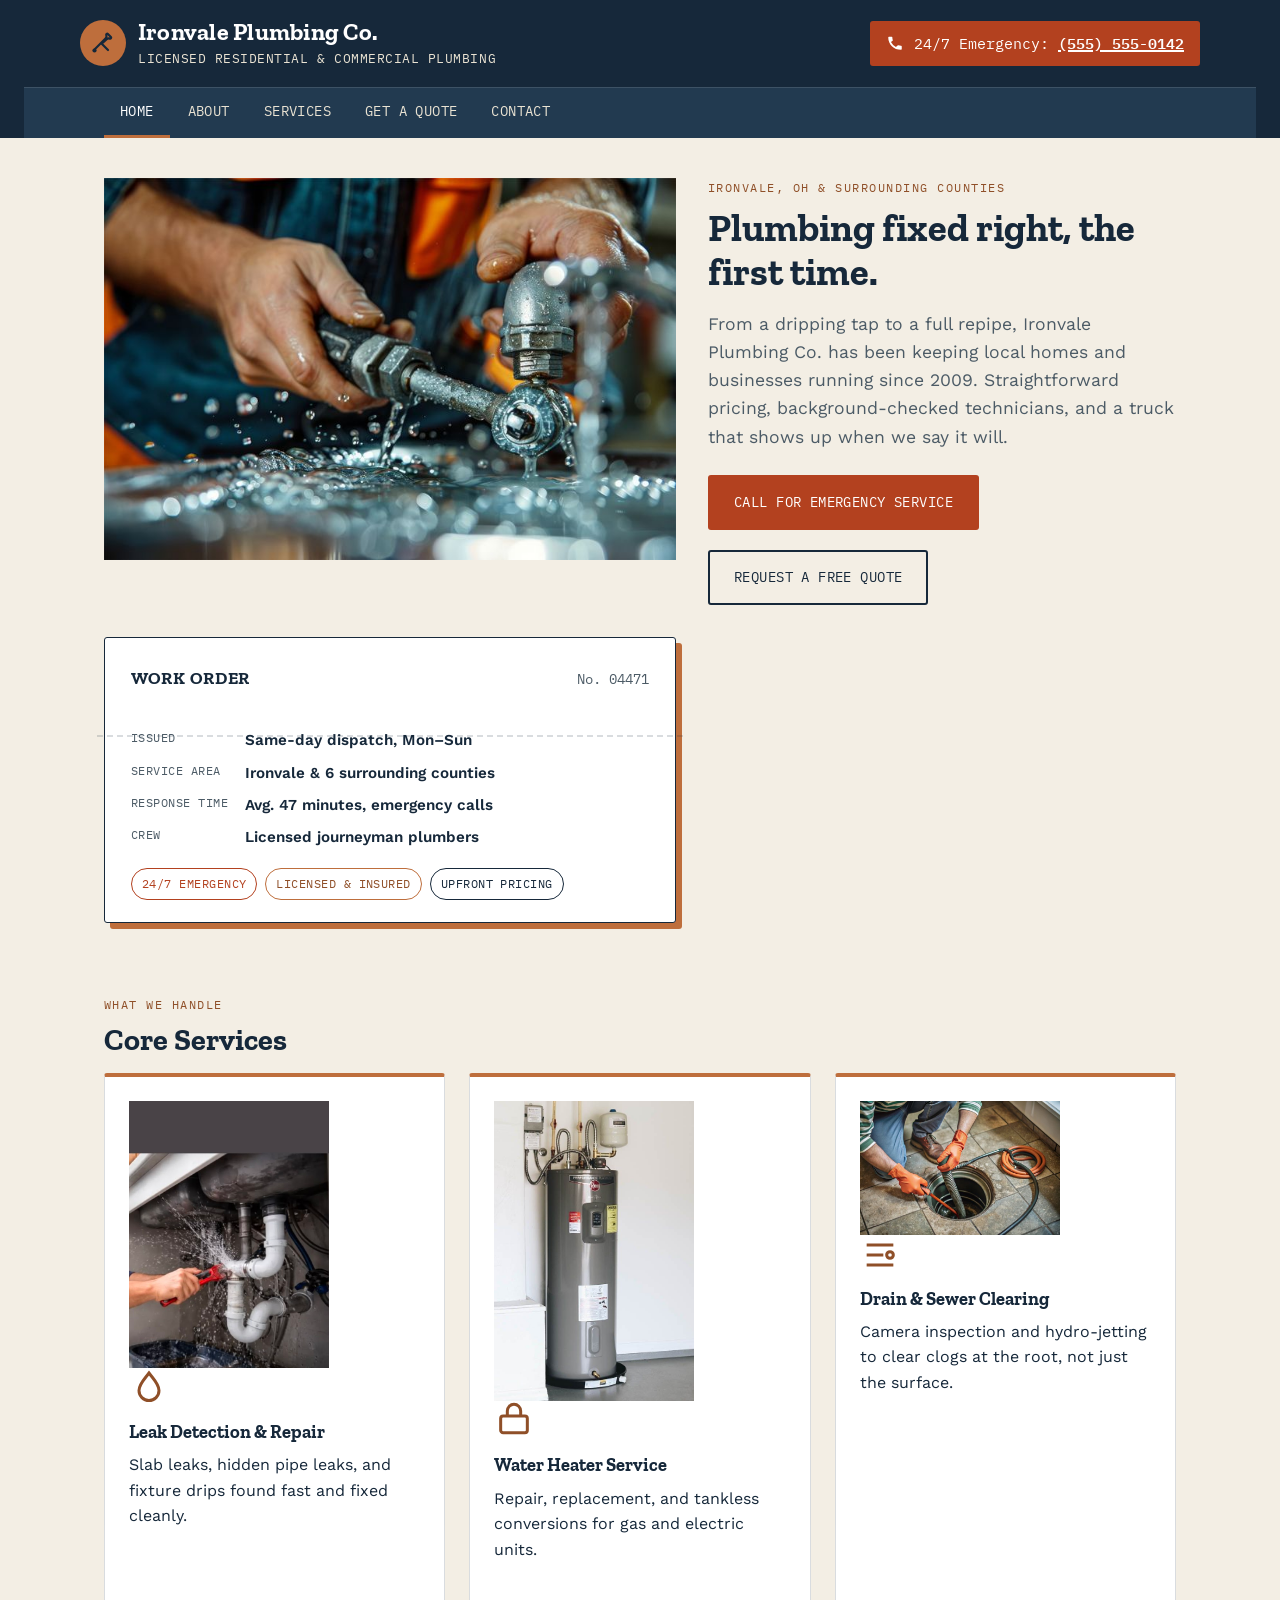
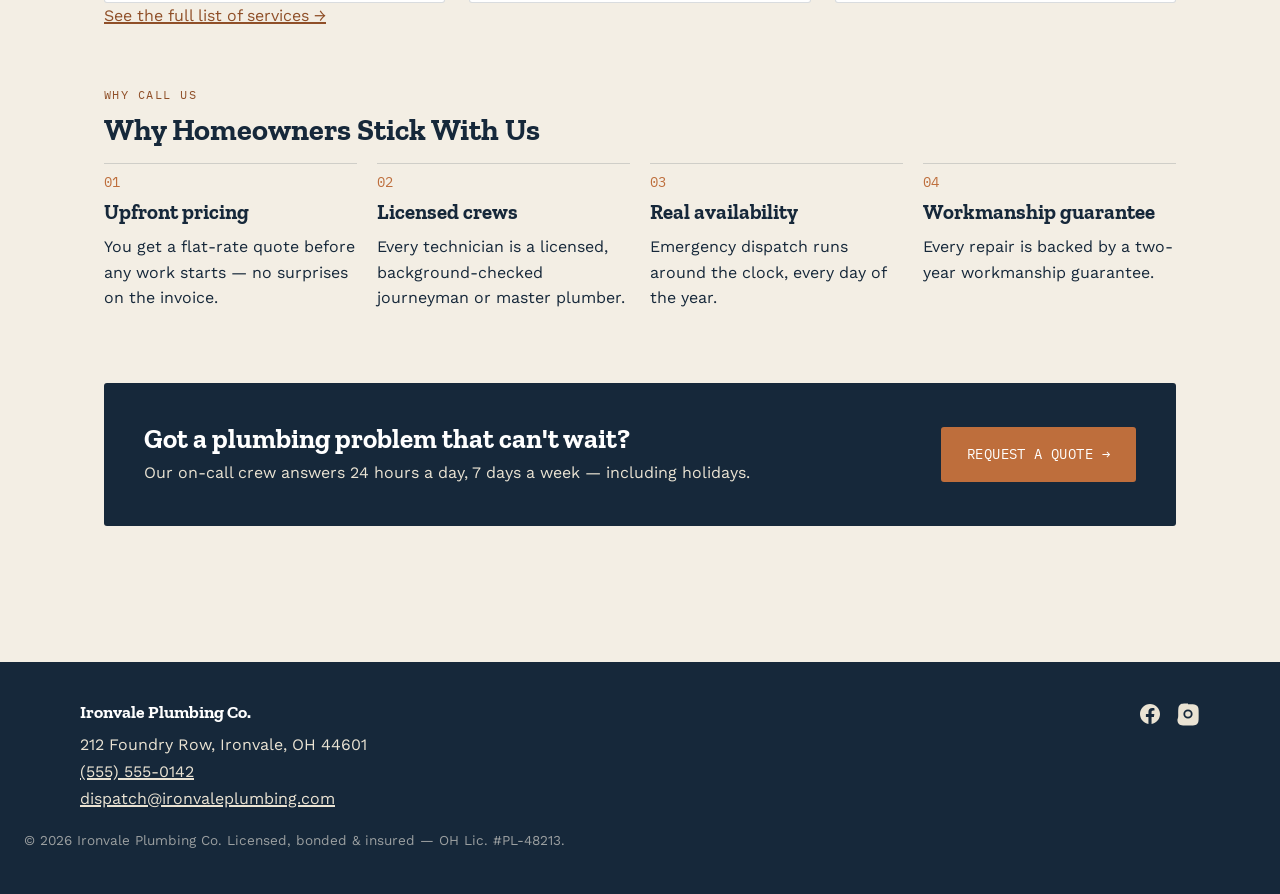
<file: index.html>
<!DOCTYPE html>
<html lang="en">
<head>
    <meta charset="UTF-8">
    <meta name="viewport" content="width=device-width, initial-scale=1.0">
    <title>Ironvale Plumbing Co. | Licensed Plumbers in Ironvale, OH</title>
    <meta name="description" content="Ironvale Plumbing Co. — licensed residential and commercial plumbers offering 24/7 emergency service, repairs, and installations.">
    <link rel="preconnect" href="https://fonts.googleapis.com">
    <link href="https://fonts.googleapis.com/css2?family=Zilla+Slab:wght@500;700&family=Work+Sans:wght@400;500;600&family=IBM+Plex+Mono:wght@400;500&display=swap" rel="stylesheet">
    <link rel="stylesheet" href="css/style.css">
</head>
<body>

    <a class="skip-link" href="#main-content">Skip to main content</a>

    <div class="site-wrapper">

        <header class="site-header">
            <div class="header-inner">
                <div class="brand">
                    <svg class="mark" width="46" height="46" viewBox="0 0 46 46" role="img" aria-label="Ironvale Plumbing Co. logo">
                        <circle cx="23" cy="23" r="23" fill="#BE6E3C"/>
                        <path d="M14 30l7-7m0 0l4.5-4.5a3.2 3.2 0 0 0 .8-3.4 1 1 0 0 1 1.6-1.1l3 3a1 1 0 0 1-1.1 1.6 3.2 3.2 0 0 0-3.4.8L22 23.5m-1-.5l7 7" stroke="#16283A" stroke-width="2.2" fill="none" stroke-linecap="round" stroke-linejoin="round"/>
                        <circle cx="14.5" cy="30.5" r="2.1" fill="#16283A"/>
                    </svg>
                    <div>
                        <h1>Ironvale Plumbing Co.</h1>
                        <p class="tagline">Licensed Residential &amp; Commercial Plumbing</p>
                    </div>
                </div>
                <div class="header-call">
                    <svg width="18" height="18" viewBox="0 0 24 24" fill="currentColor" aria-hidden="true"><path d="M6.62 10.79a15.1 15.1 0 0 0 6.59 6.59l2.2-2.2a1 1 0 0 1 1.02-.24 11.4 11.4 0 0 0 3.58.57 1 1 0 0 1 1 1V20a1 1 0 0 1-1 1C10.4 21 3 13.6 3 4.5a1 1 0 0 1 1-1h3.49a1 1 0 0 1 1 1c0 1.25.2 2.46.57 3.58a1 1 0 0 1-.25 1.02z"/></svg>
                    <span>24/7 Emergency: <a href="tel:+15555550142">(555) 555-0142</a></span>
                </div>
            </div>
            <nav class="primary-nav" aria-label="Primary">
                <ul class="nav-list">
                    <li><a href="index.html" aria-current="page" class="current">Home</a></li>
                    <li><a href="about.html">About</a></li>
                    <li><a href="services.html">Services</a></li>
                    <li><a href="quote.html">Get a Quote</a></li>
                    <li><a href="contact.html">Contact</a></li>
                </ul>
            </nav>
        </header>

        <main id="main-content">

            <!-- Hero: styled as a work-order ticket -->
            <section class="hero" aria-labelledby="hero-heading">
                <img alt="Ironvale Plumbing Co. plumbing service team at work" height="500" src="images/Hero-Photo.jpg" width="800"/>
                <div class="hero-copy">
                    <p class="eyebrow">Ironvale, OH &amp; surrounding counties</p>
                    <h2 id="hero-heading">Plumbing fixed right, the first time.</h2>
                    <p class="lede">
                        From a dripping tap to a full repipe, Ironvale Plumbing Co. has been keeping
                        local homes and businesses running since 2009. Straightforward pricing,
                        background-checked technicians, and a truck that shows up when we say it will.
                    </p>
                    <div class="hero-actions">
                        <a class="btn btn-alert" href="tel:+15555550142">Call for Emergency Service</a>
                        <a class="btn btn-outline" href="quote.html">Request a Free Quote</a>
                    </div>
                </div>

                <div class="ticket">
                    <div class="ticket-head">
                        <span class="ticket-title">Work Order</span>
                        <span class="ticket-no">No. 04471</span>
                    </div>
                    <dl>
                        <dt>Issued</dt>
                        <dd>Same-day dispatch, Mon&ndash;Sun</dd>
                        <dt>Service area</dt>
                        <dd>Ironvale &amp; 6 surrounding counties</dd>
                        <dt>Response time</dt>
                        <dd>Avg. 47 minutes, emergency calls</dd>
                        <dt>Crew</dt>
                        <dd>Licensed journeyman plumbers</dd>
                    </dl>
                    <div class="ticket-badges">
                        <span class="badge alert">24/7 Emergency</span>
                        <span class="badge copper">Licensed &amp; Insured</span>
                        <span class="badge">Upfront Pricing</span>
                    </div>
                </div>
            </section>

            <!-- Services overview -->
            <section class="services-overview" aria-labelledby="services-heading">
                <p class="eyebrow">What we handle</p>
                <h2 id="services-heading">Core Services</h2>
                <div class="card-row">
                    <article class="card">
                        <img alt="Leak detection and repair" height="200" src="images/leak-icon.jpg" width="200"/>
                        <svg class="icon" viewBox="0 0 24 24" fill="none" stroke="currentColor" stroke-width="1.8"><path d="M12 3c3 4 6 6.7 6 10.5A6 6 0 0 1 6 13.5C6 9.7 9 7 12 3z"/></svg>
                        <h3>Leak Detection &amp; Repair</h3>
                        <p>Slab leaks, hidden pipe leaks, and fixture drips found fast and fixed cleanly.</p>
                    </article>
                    <article class="card">
                   <img alt="Water heater service" height="200" src="images/water-heater-icon.jpg" width="200"/>
       <h3>
                        <svg class="icon" viewBox="0 0 24 24" fill="none" stroke="currentColor" stroke-width="1.8"><rect x="4" y="9" width="16" height="10" rx="1.5"/><path d="M8 9V6a4 4 0 0 1 8 0v3"/></svg>
                        <h3>Water Heater Service</h3>
                        <p>Repair, replacement, and tankless conversions for gas and electric units.</p>
                    </article>
                    <article class="card">
                        <img alt="Drain and sewer clearing" height="200" src="images/drain-icon..jpg" width="200"/>
                        <svg class="icon" viewBox="0 0 24 24" fill="none" stroke="currentColor" stroke-width="1.8"><path d="M4 6h16M4 12h10M4 18h16"/><circle cx="18" cy="12" r="2"/></svg>
                        <h3>Drain &amp; Sewer Clearing</h3>
                        <p>Camera inspection and hydro-jetting to clear clogs at the root, not just the surface.</p>
                    </article>
                </div>
                <p><a href="services.html">See the full list of services &rarr;</a></p>
            </section>

            <!-- Why us -->
            <section class="why-us" aria-labelledby="why-heading">
                <p class="eyebrow">Why call us</p>
                <h2 id="why-heading">Why Homeowners Stick With Us</h2>
                <ol class="process">
                    <li><h3>Upfront pricing</h3><p>You get a flat-rate quote before any work starts &mdash; no surprises on the invoice.</p></li>
                    <li><h3>Licensed crews</h3><p>Every technician is a licensed, background-checked journeyman or master plumber.</p></li>
                    <li><h3>Real availability</h3><p>Emergency dispatch runs around the clock, every day of the year.</p></li>
                    <li><h3>Workmanship guarantee</h3><p>Every repair is backed by a two-year workmanship guarantee.</p></li>
                </ol>
            </section>

            <section class="cta" aria-labelledby="cta-heading">
                <div class="cta-band">
                    <div>
                        <h2 id="cta-heading">Got a plumbing problem that can't wait?</h2>
                        <p>Our on-call crew answers 24 hours a day, 7 days a week &mdash; including holidays.</p>
                    </div>
                    <a class="btn btn-primary" href="quote.html">Request a Quote &rarr;</a>
                </div>
            </section>

        </main>

        <footer class="site-footer">
            <div class="footer-inner">
                <div>
                    <h3 style="color:#fff;font-size:1.1rem;">Ironvale Plumbing Co.</h3>
                    <address>
                        212 Foundry Row, Ironvale, OH 44601<br>
                        <a href="tel:+15555550142">(555) 555-0142</a><br>
                        <a href="mailto:dispatch@ironvaleplumbing.com">dispatch@ironvaleplumbing.com</a>
                    </address>
                </div>
                <nav class="social-nav" aria-label="Social media">
                    <ul class="social-icons">
                        <li>
                            <a href="https://www.facebook.com/IronvalePlumbing" target="_blank" rel="noopener noreferrer" aria-label="Ironvale Plumbing Co. on Facebook">
                                <svg xmlns="http://www.w3.org/2000/svg" viewBox="0 0 24 24" width="24" height="24" fill="currentColor" role="img"><title>Facebook</title><path d="M22 12.06C22 6.505 17.523 2 12 2S2 6.505 2 12.06c0 5.02 3.657 9.184 8.438 9.94v-7.03H7.898v-2.91h2.54V9.845c0-2.507 1.492-3.89 3.777-3.89 1.094 0 2.238.195 2.238.195v2.459h-1.26c-1.243 0-1.63.771-1.63 1.562v1.875h2.773l-.443 2.91h-2.33V22c4.78-.756 8.437-4.92 8.437-9.94z"/></svg>
                            </a>
                        </li>
                        <li>
                            <a href="https://www.instagram.com/ironvaleplumbing" target="_blank" rel="noopener noreferrer" aria-label="Ironvale Plumbing Co. on Instagram">
                                <svg xmlns="http://www.w3.org/2000/svg" viewBox="0 0 24 24" width="24" height="24" fill="currentColor" role="img"><title>Instagram</title><path d="M12 2.2c3.2 0 3.58.01 4.85.07 1.17.05 1.97.24 2.43.4a4.9 4.9 0 0 1 1.77 1.15 4.9 4.9 0 0 1 1.15 1.77c.16.46.35 1.26.4 2.43.06 1.27.07 1.65.07 4.85s-.01 3.58-.07 4.85c-.05 1.17-.24 1.97-.4 2.43a4.9 4.9 0 0 1-1.15 1.77 4.9 4.9 0 0 1-1.77 1.15c-.46.16-1.26.35-2.43.4-1.27.06-1.65.07-4.85.07s-3.58-.01-4.85-.07c-1.17-.05-1.97-.24-2.43-.4a4.9 4.9 0 0 1-1.77-1.15 4.9 4.9 0 0 1-1.15-1.77c-.16-.46-.35-1.26-.4-2.43C2.21 15.58 2.2 15.2 2.2 12s.01-3.58.07-4.85c.05-1.17.24-1.97.4-2.43A4.9 4.9 0 0 1 3.82 3 4.9 4.9 0 0 1 5.59 1.85c.46-.16 1.26-.35 2.43-.4C9.29 1.4 9.67 1.39 12 1.39zM12 7.4a4.6 4.6 0 1 0 0 9.2 4.6 4.6 0 0 0 0-9.2zm0 1.8a2.8 2.8 0 1 1 0 5.6 2.8 2.8 0 0 1 0-5.6zm4.85-2a1.08 1.08 0 1 1 0 2.16 1.08 1.08 0 0 1 0-2.16z"/></svg>
                            </a>
                        </li>
                    </ul>
                </nav>
            </div>
            <p class="copyright">&copy; 2026 Ironvale Plumbing Co. Licensed, bonded &amp; insured &mdash; OH Lic. #PL-48213.</p>
        </footer>

    </div>

</body>
</html>
</file>
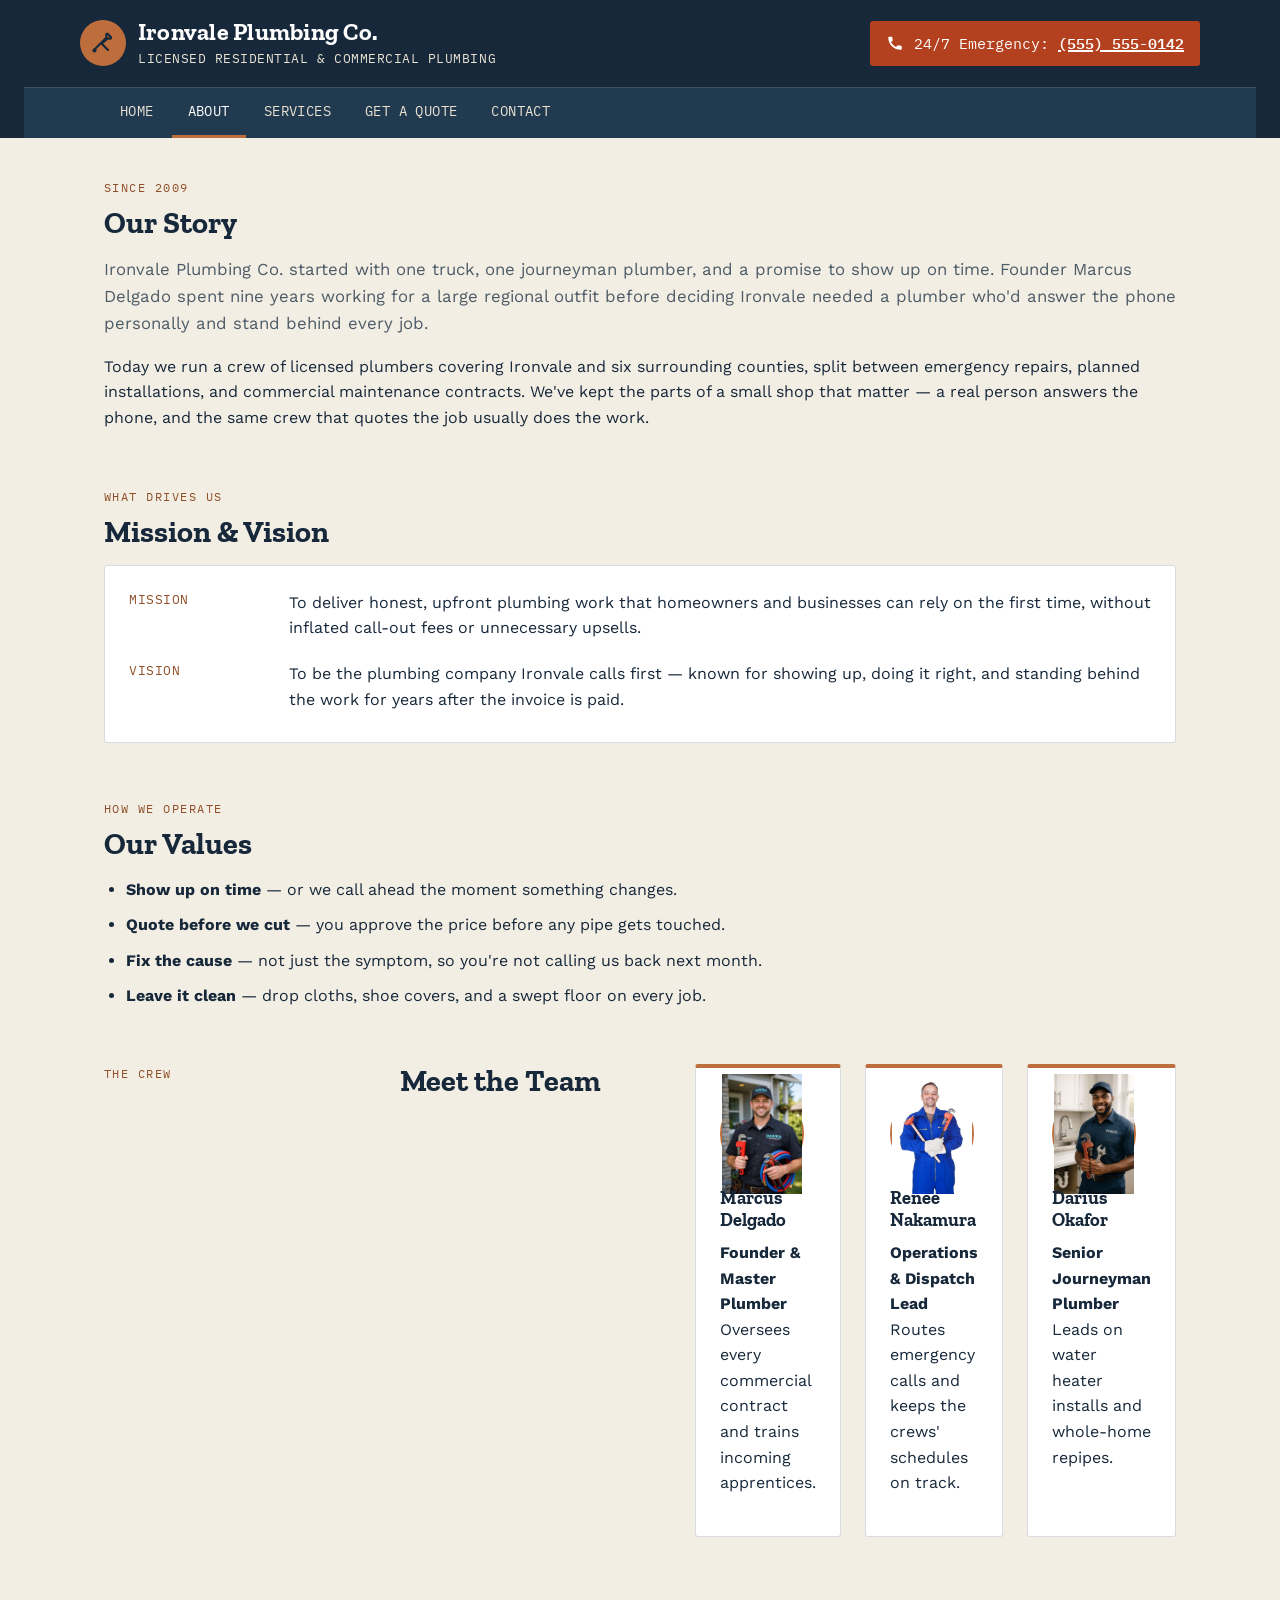
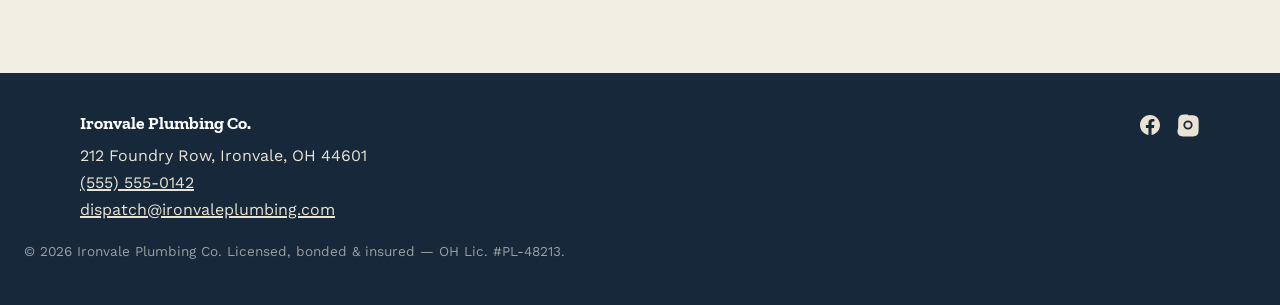
<file: about.html>
<!DOCTYPE html>
<html lang="en">
<head>
    <meta charset="UTF-8">
    <meta name="viewport" content="width=device-width, initial-scale=1.0">
    <title>Ironvale Plumbing Co. | About Us</title>
    <meta name="description" content="Meet Ironvale Plumbing Co. — our history, mission, and licensed team of plumbers.">
    <link rel="preconnect" href="https://fonts.googleapis.com">
    <link href="https://fonts.googleapis.com/css2?family=Zilla+Slab:wght@500;700&family=Work+Sans:wght@400;500;600&family=IBM+Plex+Mono:wght@400;500&display=swap" rel="stylesheet">
    <link rel="stylesheet" href="css/style.css">
</head>
<body>

    <a class="skip-link" href="#main-content">Skip to main content</a>

    <div class="site-wrapper">

        <header class="site-header">
            <div class="header-inner">
                <div class="brand">
                    <svg class="mark" width="46" height="46" viewBox="0 0 46 46" role="img" aria-label="Ironvale Plumbing Co. logo">
                        <circle cx="23" cy="23" r="23" fill="#BE6E3C"/>
                        <path d="M14 30l7-7m0 0l4.5-4.5a3.2 3.2 0 0 0 .8-3.4 1 1 0 0 1 1.6-1.1l3 3a1 1 0 0 1-1.1 1.6 3.2 3.2 0 0 0-3.4.8L22 23.5m-1-.5l7 7" stroke="#16283A" stroke-width="2.2" fill="none" stroke-linecap="round" stroke-linejoin="round"/>
                        <circle cx="14.5" cy="30.5" r="2.1" fill="#16283A"/>
                    </svg>
                    <div>
                        <h1>Ironvale Plumbing Co.</h1>
                        <p class="tagline">Licensed Residential &amp; Commercial Plumbing</p>
                    </div>
                </div>
                <div class="header-call">
                    <svg width="18" height="18" viewBox="0 0 24 24" fill="currentColor" aria-hidden="true"><path d="M6.62 10.79a15.1 15.1 0 0 0 6.59 6.59l2.2-2.2a1 1 0 0 1 1.02-.24 11.4 11.4 0 0 0 3.58.57 1 1 0 0 1 1 1V20a1 1 0 0 1-1 1C10.4 21 3 13.6 3 4.5a1 1 0 0 1 1-1h3.49a1 1 0 0 1 1 1c0 1.25.2 2.46.57 3.58a1 1 0 0 1-.25 1.02z"/></svg>
                    <span>24/7 Emergency: <a href="tel:+15555550142">(555) 555-0142</a></span>
                </div>
            </div>
            <nav class="primary-nav" aria-label="Primary">
                <ul class="nav-list">
                    <li><a href="index.html">Home</a></li>
                    <li><a href="about.html" aria-current="page" class="current">About</a></li>
                    <li><a href="services.html">Services</a></li>
                    <li><a href="quote.html">Get a Quote</a></li>
                    <li><a href="contact.html">Contact</a></li>
                </ul>
            </nav>
        </header>

        <main id="main-content">

            <section class="our-story" aria-labelledby="story-heading">
                <p class="eyebrow">Since 2009</p>
                <h2 id="story-heading">Our Story</h2>
                <p class="lede">
                    Ironvale Plumbing Co. started with one truck, one journeyman plumber, and a
                    promise to show up on time. Founder Marcus Delgado spent nine years working for
                    a large regional outfit before deciding Ironvale needed a plumber who'd answer
                    the phone personally and stand behind every job.
                </p>
                <p>
                    Today we run a crew of licensed plumbers covering Ironvale and six surrounding
                    counties, split between emergency repairs, planned installations, and commercial
                    maintenance contracts. We've kept the parts of a small shop that matter &mdash;
                    a real person answers the phone, and the same crew that quotes the job usually
                    does the work.
                </p>
            </section>

            <section class="purpose" aria-labelledby="purpose-heading">
                <p class="eyebrow">What drives us</p>
                <h2 id="purpose-heading">Mission &amp; Vision</h2>
                <dl class="pair">
                    <dt>Mission</dt>
                    <dd>To deliver honest, upfront plumbing work that homeowners and businesses can rely on the first time, without inflated call-out fees or unnecessary upsells.</dd>
                    <dt>Vision</dt>
                    <dd>To be the plumbing company Ironvale calls first &mdash; known for showing up, doing it right, and standing behind the work for years after the invoice is paid.</dd>
                </dl>
            </section>

            <section class="values" aria-labelledby="values-heading">
                <p class="eyebrow">How we operate</p>
                <h2 id="values-heading">Our Values</h2>
                <ul>
                    <li><strong>Show up on time</strong> &mdash; or we call ahead the moment something changes.</li>
                    <li><strong>Quote before we cut</strong> &mdash; you approve the price before any pipe gets touched.</li>
                    <li><strong>Fix the cause</strong> &mdash; not just the symptom, so you're not calling us back next month.</li>
                    <li><strong>Leave it clean</strong> &mdash; drop cloths, shoe covers, and a swept floor on every job.</li>
                </ul>
            </section>

            <section class="team" aria-labelledby="team-heading">
                <p class="eyebrow">The crew</p>
                <h2 id="team-heading">Meet the Team</h2>
                <div class="card-row">
                    <article class="card">
                        <figure>
        <img alt="Photo of Marcus Delgado" height="270" src="images/team-marcus.jpg" width="430"/>
                        </figure>
                        <h3>Marcus Delgado</h3>
                        <p><strong>Founder &amp; Master Plumber</strong><br>Oversees every commercial contract and trains incoming apprentices.</p>
                    </article>
                    <article class="card">
                         <figure>
        <img alt="Photo of Renee Nakamura" height="300" src="images/team-renee.jpg" width="400"/>
                         </figure>
                        <h3>Renee Nakamura</h3>
                        <p><strong>Operations &amp; Dispatch Lead</strong><br>Routes emergency calls and keeps the crews' schedules on track.</p>
                    </article>
                    <article class="card">
                        <figure>
        <img alt="Photo of Darius Okafor" height="300" src="images/team-darius.jpg" width="400"/>
                        </figure>
                        <h3>Darius Okafor</h3>
                        <p><strong>Senior Journeyman Plumber</strong><br>Leads on water heater installs and whole-home repipes.</p>
                    </article>
                </div>
            </section>

        </main>

        <footer class="site-footer">
            <div class="footer-inner">
                <div>
                    <h3 style="color:#fff;font-size:1.1rem;">Ironvale Plumbing Co.</h3>
                    <address>
                        212 Foundry Row, Ironvale, OH 44601<br>
                        <a href="tel:+15555550142">(555) 555-0142</a><br>
                        <a href="mailto:dispatch@ironvaleplumbing.com">dispatch@ironvaleplumbing.com</a>
                    </address>
                </div>
                <nav class="social-nav" aria-label="Social media">
                    <ul class="social-icons">
                        <li>
                            <a href="https://www.facebook.com/IronvalePlumbing" target="_blank" rel="noopener noreferrer" aria-label="Ironvale Plumbing Co. on Facebook">
                                <svg xmlns="http://www.w3.org/2000/svg" viewBox="0 0 24 24" width="24" height="24" fill="currentColor" role="img"><title>Facebook</title><path d="M22 12.06C22 6.505 17.523 2 12 2S2 6.505 2 12.06c0 5.02 3.657 9.184 8.438 9.94v-7.03H7.898v-2.91h2.54V9.845c0-2.507 1.492-3.89 3.777-3.89 1.094 0 2.238.195 2.238.195v2.459h-1.26c-1.243 0-1.63.771-1.63 1.562v1.875h2.773l-.443 2.91h-2.33V22c4.78-.756 8.437-4.92 8.437-9.94z"/></svg>
                            </a>
                        </li>
                        <li>
                            <a href="https://www.instagram.com/ironvaleplumbing" target="_blank" rel="noopener noreferrer" aria-label="Ironvale Plumbing Co. on Instagram">
                                <svg xmlns="http://www.w3.org/2000/svg" viewBox="0 0 24 24" width="24" height="24" fill="currentColor" role="img"><title>Instagram</title><path d="M12 2.2c3.2 0 3.58.01 4.85.07 1.17.05 1.97.24 2.43.4a4.9 4.9 0 0 1 1.77 1.15 4.9 4.9 0 0 1 1.15 1.77c.16.46.35 1.26.4 2.43.06 1.27.07 1.65.07 4.85s-.01 3.58-.07 4.85c-.05 1.17-.24 1.97-.4 2.43a4.9 4.9 0 0 1-1.15 1.77 4.9 4.9 0 0 1-1.77 1.15c-.46.16-1.26.35-2.43.4-1.27.06-1.65.07-4.85.07s-3.58-.01-4.85-.07c-1.17-.05-1.97-.24-2.43-.4a4.9 4.9 0 0 1-1.77-1.15 4.9 4.9 0 0 1-1.15-1.77c-.16-.46-.35-1.26-.4-2.43C2.21 15.58 2.2 15.2 2.2 12s.01-3.58.07-4.85c.05-1.17.24-1.97.4-2.43A4.9 4.9 0 0 1 3.82 3 4.9 4.9 0 0 1 5.59 1.85c.46-.16 1.26-.35 2.43-.4C9.29 1.4 9.67 1.39 12 1.39zM12 7.4a4.6 4.6 0 1 0 0 9.2 4.6 4.6 0 0 0 0-9.2zm0 1.8a2.8 2.8 0 1 1 0 5.6 2.8 2.8 0 0 1 0-5.6zm4.85-2a1.08 1.08 0 1 1 0 2.16 1.08 1.08 0 0 1 0-2.16z"/></svg>
                            </a>
                        </li>
                    </ul>
                </nav>
            </div>
            <p class="copyright">&copy; 2026 Ironvale Plumbing Co. Licensed, bonded &amp; insured &mdash; OH Lic. #PL-48213.</p>
        </footer>

    </div>

</body>
</html>
</file>
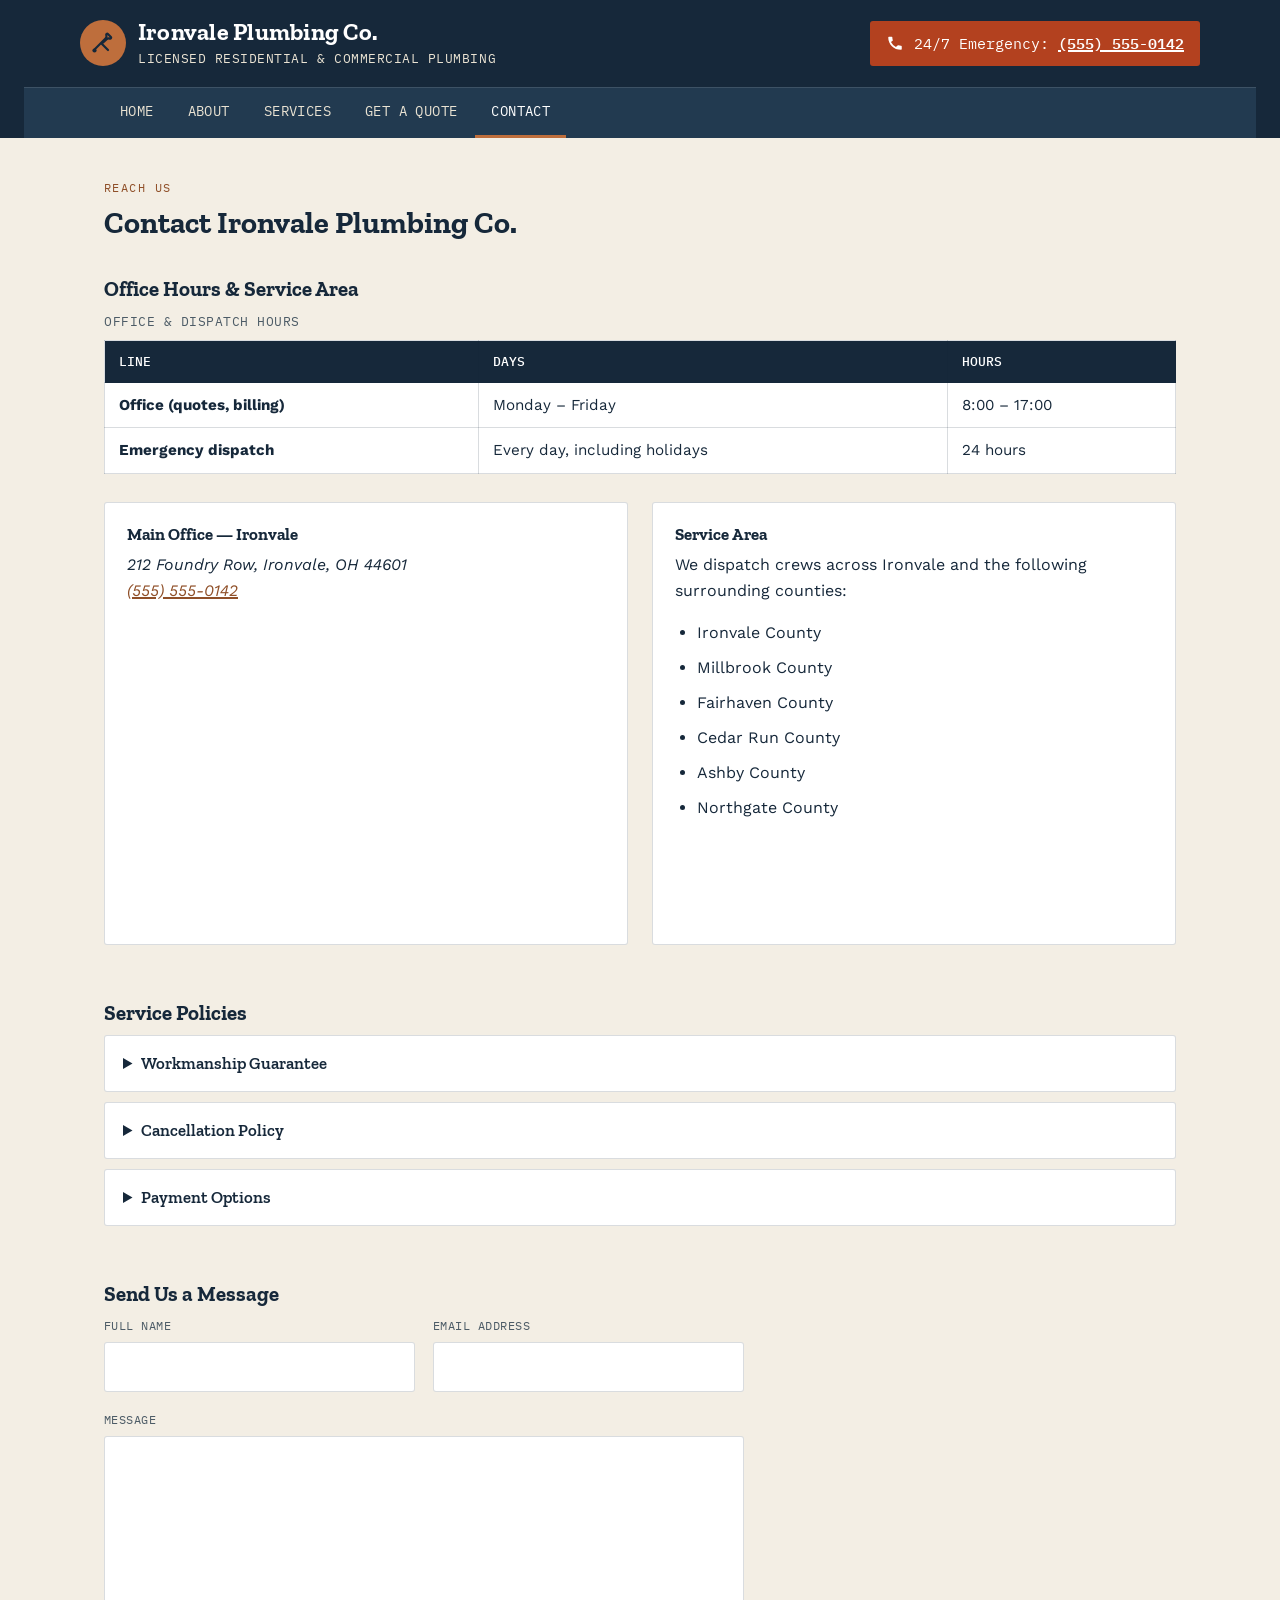
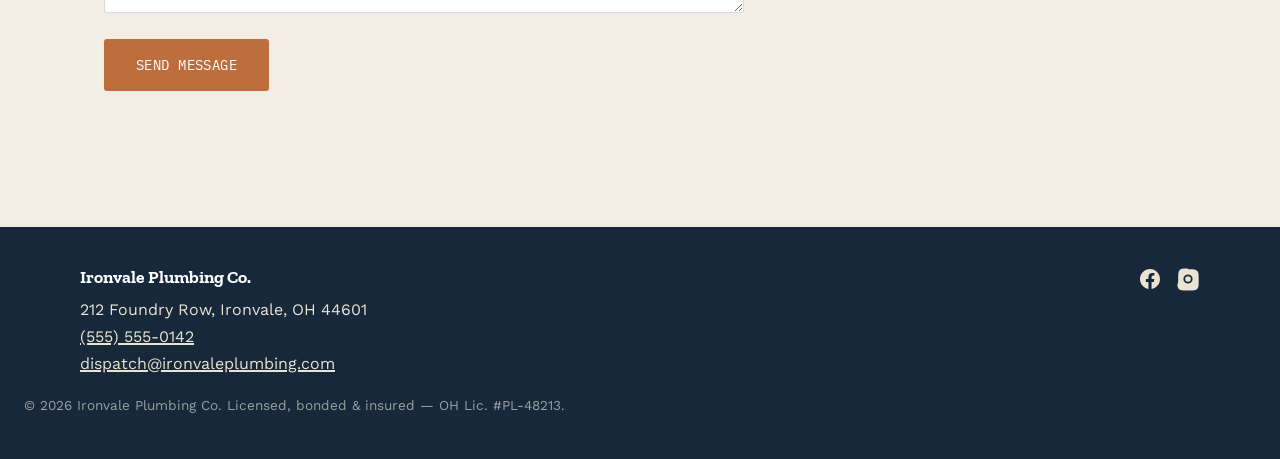
<file: contact.html>
<!DOCTYPE html>
<html lang="en">
<head>
    <meta charset="UTF-8">
    <meta name="viewport" content="width=device-width, initial-scale=1.0">
    <title>Ironvale Plumbing Co. | Contact</title>
    <meta name="description" content="Contact Ironvale Plumbing Co. — office hours, service area, and contact form.">
    <link rel="preconnect" href="https://fonts.googleapis.com">
    <link href="https://fonts.googleapis.com/css2?family=Zilla+Slab:wght@500;700&family=Work+Sans:wght@400;500;600&family=IBM+Plex+Mono:wght@400;500&display=swap" rel="stylesheet">
    <link rel="stylesheet" href="css/style.css">
</head>
<body>

    <a class="skip-link" href="#main-content">Skip to main content</a>

    <div class="site-wrapper">

        <header class="site-header">
            <div class="header-inner">
                <div class="brand">
                    <svg class="mark" width="46" height="46" viewBox="0 0 46 46" role="img" aria-label="Ironvale Plumbing Co. logo">
                        <circle cx="23" cy="23" r="23" fill="#BE6E3C"/>
                        <path d="M14 30l7-7m0 0l4.5-4.5a3.2 3.2 0 0 0 .8-3.4 1 1 0 0 1 1.6-1.1l3 3a1 1 0 0 1-1.1 1.6 3.2 3.2 0 0 0-3.4.8L22 23.5m-1-.5l7 7" stroke="#16283A" stroke-width="2.2" fill="none" stroke-linecap="round" stroke-linejoin="round"/>
                        <circle cx="14.5" cy="30.5" r="2.1" fill="#16283A"/>
                    </svg>
                    <div>
                        <h1>Ironvale Plumbing Co.</h1>
                        <p class="tagline">Licensed Residential &amp; Commercial Plumbing</p>
                    </div>
                </div>
                <div class="header-call">
                    <svg width="18" height="18" viewBox="0 0 24 24" fill="currentColor" aria-hidden="true"><path d="M6.62 10.79a15.1 15.1 0 0 0 6.59 6.59l2.2-2.2a1 1 0 0 1 1.02-.24 11.4 11.4 0 0 0 3.58.57 1 1 0 0 1 1 1V20a1 1 0 0 1-1 1C10.4 21 3 13.6 3 4.5a1 1 0 0 1 1-1h3.49a1 1 0 0 1 1 1c0 1.25.2 2.46.57 3.58a1 1 0 0 1-.25 1.02z"/></svg>
                    <span>24/7 Emergency: <a href="tel:+15555550142">(555) 555-0142</a></span>
                </div>
            </div>
            <nav class="primary-nav" aria-label="Primary">
                <ul class="nav-list">
                    <li><a href="index.html">Home</a></li>
                    <li><a href="about.html">About</a></li>
                    <li><a href="services.html">Services</a></li>
                    <li><a href="quote.html">Get a Quote</a></li>
                    <li><a href="contact.html" aria-current="page" class="current">Contact</a></li>
                </ul>
            </nav>
        </header>

        <main id="main-content">

            <p class="eyebrow">Reach us</p>
            <h2>Contact Ironvale Plumbing Co.</h2>

            <section class="locations" aria-labelledby="locations-heading" style="margin-top:36px;">
                <h3 id="locations-heading">Office Hours &amp; Service Area</h3>
                <table>
                    <caption>Office &amp; dispatch hours</caption>
                    <thead>
                        <tr>
                            <th scope="col">Line</th>
                            <th scope="col">Days</th>
                            <th scope="col">Hours</th>
                        </tr>
                    </thead>
                    <tbody>
                        <tr>
                            <th scope="row">Office (quotes, billing)</th>
                            <td>Monday &ndash; Friday</td>
                            <td>8:00 &ndash; 17:00</td>
                        </tr>
                        <tr>
                            <th scope="row">Emergency dispatch</th>
                            <td>Every day, including holidays</td>
                            <td>24 hours</td>
                        </tr>
                    </tbody>
                </table>

                <div class="locations-grid" style="margin-top:28px;">
                    <div class="location-card">
                        <h4>Main Office &mdash; Ironvale</h4>
                        <address>
                            212 Foundry Row, Ironvale, OH 44601<br>
                            <a href="tel:+15555550142">(555) 555-0142</a>
                        </address>
                        <iframe
                            title="Map showing Ironvale Plumbing Co. main office in Ironvale, OH"
                            src="https://www.google.com/maps?q=Ironvale+Ohio&output=embed"
                            loading="lazy">
                        </iframe>
                    </div>
                    <div class="location-card">
                        <h4>Service Area</h4>
                        <p>We dispatch crews across Ironvale and the following surrounding counties:</p>
                        <ul>
                            <li>Ironvale County</li>
                            <li>Millbrook County</li>
                            <li>Fairhaven County</li>
                            <li>Cedar Run County</li>
                            <li>Ashby County</li>
                            <li>Northgate County</li>
                        </ul>
                    </div>
                </div>
            </section>

            <section class="policies" aria-labelledby="policies-heading">
                <h3 id="policies-heading">Service Policies</h3>
                <details>
                    <summary>Workmanship Guarantee</summary>
                    <p>All repairs are backed by a two-year workmanship guarantee. Parts are covered per the manufacturer's warranty.</p>
                </details>
                <details>
                    <summary>Cancellation Policy</summary>
                    <p>Scheduled (non-emergency) appointments can be rescheduled or cancelled free of charge up to 4 hours before the visit.</p>
                </details>
                <details>
                    <summary>Payment Options</summary>
                    <p>We accept card, check, and financing on approved credit for jobs over $500.</p>
                </details>
            </section>

            <section class="contact-form" aria-labelledby="contact-form-heading">
                <h3 id="contact-form-heading">Send Us a Message</h3>
                <form action="#" method="post">
                    <div class="form-row two-up">
                        <div>
                            <label for="contact-name">Full Name</label>
                            <input type="text" id="contact-name" name="contact-name" required>
                        </div>
                        <div>
                            <label for="contact-email">Email Address</label>
                            <input type="email" id="contact-email" name="contact-email" required>
                        </div>
                    </div>
                    <div class="form-row">
                        <label for="contact-message">Message</label>
                        <textarea id="contact-message" name="contact-message" rows="6" required></textarea>
                    </div>
                    <button type="submit">Send Message</button>
                </form>
            </section>

        </main>

        <footer class="site-footer">
            <div class="footer-inner">
                <div>
                    <h3 style="color:#fff;font-size:1.1rem;">Ironvale Plumbing Co.</h3>
                    <address>
                        212 Foundry Row, Ironvale, OH 44601<br>
                        <a href="tel:+15555550142">(555) 555-0142</a><br>
                        <a href="mailto:dispatch@ironvaleplumbing.com">dispatch@ironvaleplumbing.com</a>
                    </address>
                </div>
                <nav class="social-nav" aria-label="Social media">
                    <ul class="social-icons">
                        <li>
                            <a href="https://www.facebook.com/IronvalePlumbing" target="_blank" rel="noopener noreferrer" aria-label="Ironvale Plumbing Co. on Facebook">
                                <svg xmlns="http://www.w3.org/2000/svg" viewBox="0 0 24 24" width="24" height="24" fill="currentColor" role="img"><title>Facebook</title><path d="M22 12.06C22 6.505 17.523 2 12 2S2 6.505 2 12.06c0 5.02 3.657 9.184 8.438 9.94v-7.03H7.898v-2.91h2.54V9.845c0-2.507 1.492-3.89 3.777-3.89 1.094 0 2.238.195 2.238.195v2.459h-1.26c-1.243 0-1.63.771-1.63 1.562v1.875h2.773l-.443 2.91h-2.33V22c4.78-.756 8.437-4.92 8.437-9.94z"/></svg>
                            </a>
                        </li>
                        <li>
                            <a href="https://www.instagram.com/ironvaleplumbing" target="_blank" rel="noopener noreferrer" aria-label="Ironvale Plumbing Co. on Instagram">
                                <svg xmlns="http://www.w3.org/2000/svg" viewBox="0 0 24 24" width="24" height="24" fill="currentColor" role="img"><title>Instagram</title><path d="M12 2.2c3.2 0 3.58.01 4.85.07 1.17.05 1.97.24 2.43.4a4.9 4.9 0 0 1 1.77 1.15 4.9 4.9 0 0 1 1.15 1.77c.16.46.35 1.26.4 2.43.06 1.27.07 1.65.07 4.85s-.01 3.58-.07 4.85c-.05 1.17-.24 1.97-.4 2.43a4.9 4.9 0 0 1-1.15 1.77 4.9 4.9 0 0 1-1.77 1.15c-.46.16-1.26.35-2.43.4-1.27.06-1.65.07-4.85.07s-3.58-.01-4.85-.07c-1.17-.05-1.97-.24-2.43-.4a4.9 4.9 0 0 1-1.77-1.15 4.9 4.9 0 0 1-1.15-1.77c-.16-.46-.35-1.26-.4-2.43C2.21 15.58 2.2 15.2 2.2 12s.01-3.58.07-4.85c.05-1.17.24-1.97.4-2.43A4.9 4.9 0 0 1 3.82 3 4.9 4.9 0 0 1 5.59 1.85c.46-.16 1.26-.35 2.43-.4C9.29 1.4 9.67 1.39 12 1.39zM12 7.4a4.6 4.6 0 1 0 0 9.2 4.6 4.6 0 0 0 0-9.2zm0 1.8a2.8 2.8 0 1 1 0 5.6 2.8 2.8 0 0 1 0-5.6zm4.85-2a1.08 1.08 0 1 1 0 2.16 1.08 1.08 0 0 1 0-2.16z"/></svg>
                            </a>
                        </li>
                    </ul>
                </nav>
            </div>
            <p class="copyright">&copy; 2026 Ironvale Plumbing Co. Licensed, bonded &amp; insured &mdash; OH Lic. #PL-48213.</p>
        </footer>

    </div>

</body>
</html>
</file>
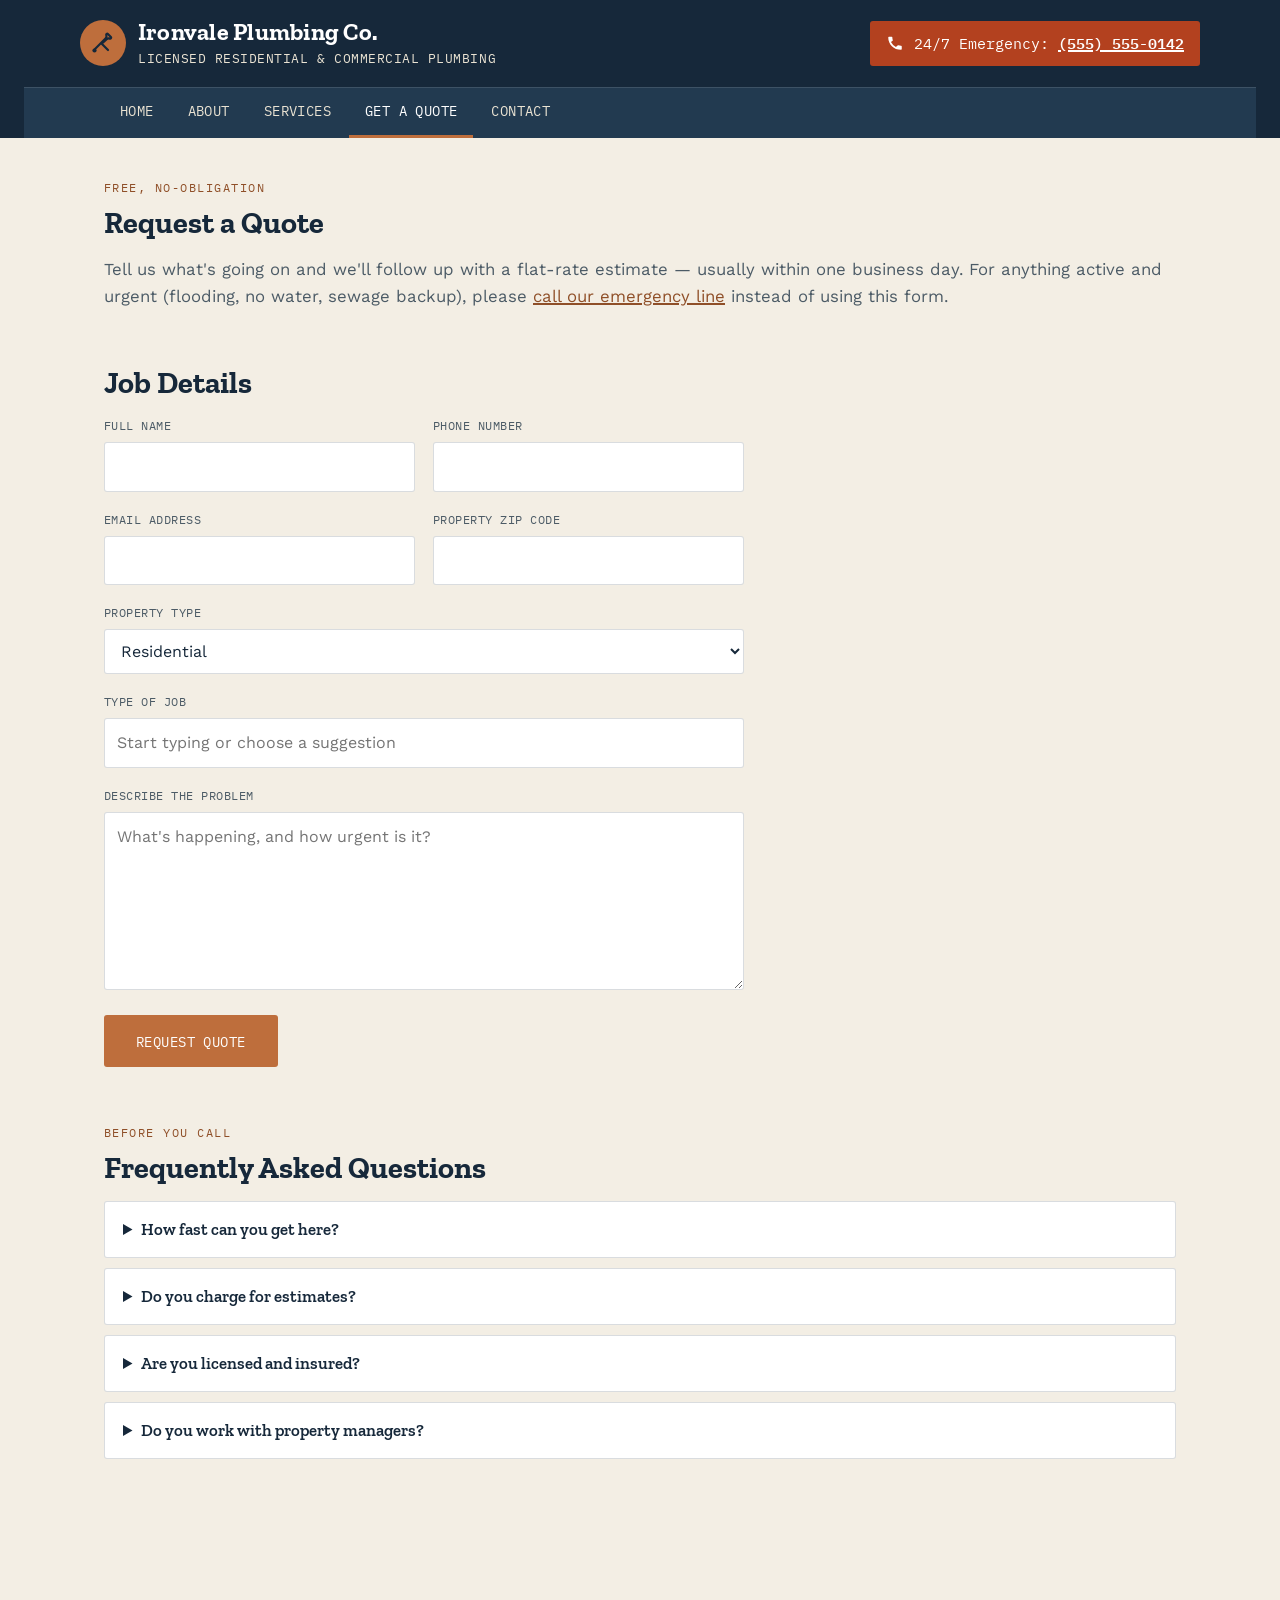
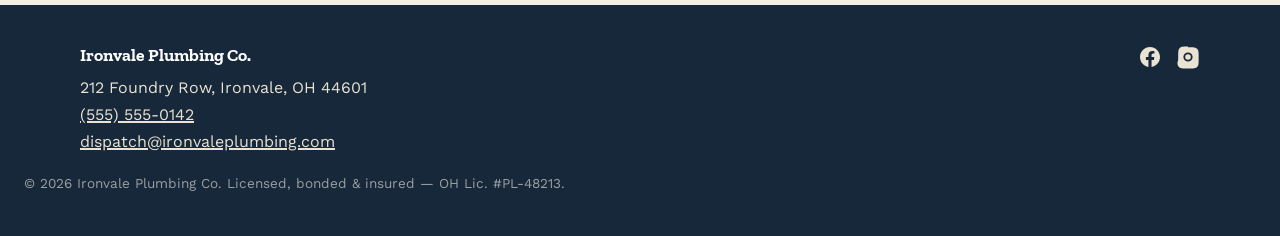
<file: quote.html>
<!DOCTYPE html>
<html lang="en">
<head>
    <meta charset="UTF-8">
    <meta name="viewport" content="width=device-width, initial-scale=1.0">
    <title>Ironvale Plumbing Co. | Get a Quote</title>
    <meta name="description" content="Request a free plumbing quote from Ironvale Plumbing Co.">
    <link rel="preconnect" href="https://fonts.googleapis.com">
    <link href="https://fonts.googleapis.com/css2?family=Zilla+Slab:wght@500;700&family=Work+Sans:wght@400;500;600&family=IBM+Plex+Mono:wght@400;500&display=swap" rel="stylesheet">
    <link rel="stylesheet" href="css/style.css">
</head>
<body>

    <a class="skip-link" href="#main-content">Skip to main content</a>

    <div class="site-wrapper">

        <header class="site-header">
            <div class="header-inner">
                <div class="brand">
                    <svg class="mark" width="46" height="46" viewBox="0 0 46 46" role="img" aria-label="Ironvale Plumbing Co. logo">
                        <circle cx="23" cy="23" r="23" fill="#BE6E3C"/>
                        <path d="M14 30l7-7m0 0l4.5-4.5a3.2 3.2 0 0 0 .8-3.4 1 1 0 0 1 1.6-1.1l3 3a1 1 0 0 1-1.1 1.6 3.2 3.2 0 0 0-3.4.8L22 23.5m-1-.5l7 7" stroke="#16283A" stroke-width="2.2" fill="none" stroke-linecap="round" stroke-linejoin="round"/>
                        <circle cx="14.5" cy="30.5" r="2.1" fill="#16283A"/>
                    </svg>
                    <div>
                        <h1>Ironvale Plumbing Co.</h1>
                        <p class="tagline">Licensed Residential &amp; Commercial Plumbing</p>
                    </div>
                </div>
                <div class="header-call">
                    <svg width="18" height="18" viewBox="0 0 24 24" fill="currentColor" aria-hidden="true"><path d="M6.62 10.79a15.1 15.1 0 0 0 6.59 6.59l2.2-2.2a1 1 0 0 1 1.02-.24 11.4 11.4 0 0 0 3.58.57 1 1 0 0 1 1 1V20a1 1 0 0 1-1 1C10.4 21 3 13.6 3 4.5a1 1 0 0 1 1-1h3.49a1 1 0 0 1 1 1c0 1.25.2 2.46.57 3.58a1 1 0 0 1-.25 1.02z"/></svg>
                    <span>24/7 Emergency: <a href="tel:+15555550142">(555) 555-0142</a></span>
                </div>
            </div>
            <nav class="primary-nav" aria-label="Primary">
                <ul class="nav-list">
                    <li><a href="index.html">Home</a></li>
                    <li><a href="about.html">About</a></li>
                    <li><a href="services.html">Services</a></li>
                    <li><a href="quote.html" aria-current="page" class="current">Get a Quote</a></li>
                    <li><a href="contact.html">Contact</a></li>
                </ul>
            </nav>
        </header>

        <main id="main-content">

            <section class="quote-intro" aria-labelledby="quote-heading">
                <p class="eyebrow">Free, no-obligation</p>
                <h2 id="quote-heading">Request a Quote</h2>
                <p class="lede">
                    Tell us what's going on and we'll follow up with a flat-rate estimate &mdash;
                    usually within one business day. For anything active and urgent (flooding, no
                    water, sewage backup), please <a href="tel:+15555550142">call our emergency line</a>
                    instead of using this form.
                </p>
            </section>

            <section class="quote-form" aria-labelledby="form-heading">
                <h2 id="form-heading">Job Details</h2>
                <form action="#" method="post">

                    <div class="form-row two-up">
                        <div>
                            <label for="full-name">Full Name</label>
                            <input type="text" id="full-name" name="full-name" required>
                        </div>
                        <div>
                            <label for="phone">Phone Number</label>
                            <input type="tel" id="phone" name="phone" required>
                        </div>
                    </div>

                    <div class="form-row two-up">
                        <div>
                            <label for="email">Email Address</label>
                            <input type="email" id="email" name="email" required>
                        </div>
                        <div>
                            <label for="zip">Property ZIP Code</label>
                            <input type="text" id="zip" name="zip" required>
                        </div>
                    </div>

                    <div class="form-row">
                        <label for="property-type">Property Type</label>
                        <select id="property-type" name="property-type">
                            <option value="residential">Residential</option>
                            <option value="commercial">Commercial</option>
                            <option value="rental">Rental / Property Management</option>
                        </select>
                    </div>

                    <div class="form-row">
                        <label for="job-type">Type of Job</label>
                        <input type="text" id="job-type" name="job-type" list="job-suggestions" placeholder="Start typing or choose a suggestion">
                        <datalist id="job-suggestions">
                            <option value="Leak repair"></option>
                            <option value="Water heater repair"></option>
                            <option value="Water heater installation"></option>
                            <option value="Drain clearing"></option>
                            <option value="Toilet repair or replacement"></option>
                            <option value="Fixture installation"></option>
                            <option value="Repipe / whole-home plumbing"></option>
                            <option value="Backflow testing"></option>
                            <option value="Grease trap service"></option>
                        </datalist>
                    </div>

                    <div class="form-row">
                        <label for="message">Describe the problem</label>
                        <textarea id="message" name="message" rows="6" required placeholder="What's happening, and how urgent is it?"></textarea>
                    </div>

                    <button type="submit">Request Quote</button>

                </form>
            </section>

            <section class="faq" aria-labelledby="faq-heading">
                <p class="eyebrow">Before you call</p>
                <h2 id="faq-heading">Frequently Asked Questions</h2>

                <details>
                    <summary>How fast can you get here?</summary>
                    <p>Non-emergency jobs are typically scheduled within 1&ndash;3 business days. Emergency call-outs average a 47-minute response time within Ironvale city limits.</p>
                </details>

                <details>
                    <summary>Do you charge for estimates?</summary>
                    <p>Quotes submitted through this form are free. On-site diagnostics for complex jobs may carry a diagnostic fee, which we'll always confirm with you first.</p>
                </details>

                <details>
                    <summary>Are you licensed and insured?</summary>
                    <p>Yes &mdash; Ironvale Plumbing Co. is fully licensed (OH Lic. #PL-48213), bonded, and insured. Every technician carries ID on-site.</p>
                </details>

                <details>
                    <summary>Do you work with property managers?</summary>
                    <p>Yes, we offer maintenance contracts and priority scheduling for rental properties and commercial buildings. Mention this in the form for a custom quote.</p>
                </details>
            </section>

        </main>

        <footer class="site-footer">
            <div class="footer-inner">
                <div>
                    <h3 style="color:#fff;font-size:1.1rem;">Ironvale Plumbing Co.</h3>
                    <address>
                        212 Foundry Row, Ironvale, OH 44601<br>
                        <a href="tel:+15555550142">(555) 555-0142</a><br>
                        <a href="mailto:dispatch@ironvaleplumbing.com">dispatch@ironvaleplumbing.com</a>
                    </address>
                </div>
                <nav class="social-nav" aria-label="Social media">
                    <ul class="social-icons">
                        <li>
                            <a href="https://www.facebook.com/IronvalePlumbing" target="_blank" rel="noopener noreferrer" aria-label="Ironvale Plumbing Co. on Facebook">
                                <svg xmlns="http://www.w3.org/2000/svg" viewBox="0 0 24 24" width="24" height="24" fill="currentColor" role="img"><title>Facebook</title><path d="M22 12.06C22 6.505 17.523 2 12 2S2 6.505 2 12.06c0 5.02 3.657 9.184 8.438 9.94v-7.03H7.898v-2.91h2.54V9.845c0-2.507 1.492-3.89 3.777-3.89 1.094 0 2.238.195 2.238.195v2.459h-1.26c-1.243 0-1.63.771-1.63 1.562v1.875h2.773l-.443 2.91h-2.33V22c4.78-.756 8.437-4.92 8.437-9.94z"/></svg>
                            </a>
                        </li>
                        <li>
                            <a href="https://www.instagram.com/ironvaleplumbing" target="_blank" rel="noopener noreferrer" aria-label="Ironvale Plumbing Co. on Instagram">
                                <svg xmlns="http://www.w3.org/2000/svg" viewBox="0 0 24 24" width="24" height="24" fill="currentColor" role="img"><title>Instagram</title><path d="M12 2.2c3.2 0 3.58.01 4.85.07 1.17.05 1.97.24 2.43.4a4.9 4.9 0 0 1 1.77 1.15 4.9 4.9 0 0 1 1.15 1.77c.16.46.35 1.26.4 2.43.06 1.27.07 1.65.07 4.85s-.01 3.58-.07 4.85c-.05 1.17-.24 1.97-.4 2.43a4.9 4.9 0 0 1-1.15 1.77 4.9 4.9 0 0 1-1.77 1.15c-.46.16-1.26.35-2.43.4-1.27.06-1.65.07-4.85.07s-3.58-.01-4.85-.07c-1.17-.05-1.97-.24-2.43-.4a4.9 4.9 0 0 1-1.77-1.15 4.9 4.9 0 0 1-1.15-1.77c-.16-.46-.35-1.26-.4-2.43C2.21 15.58 2.2 15.2 2.2 12s.01-3.58.07-4.85c.05-1.17.24-1.97.4-2.43A4.9 4.9 0 0 1 3.82 3 4.9 4.9 0 0 1 5.59 1.85c.46-.16 1.26-.35 2.43-.4C9.29 1.4 9.67 1.39 12 1.39zM12 7.4a4.6 4.6 0 1 0 0 9.2 4.6 4.6 0 0 0 0-9.2zm0 1.8a2.8 2.8 0 1 1 0 5.6 2.8 2.8 0 0 1 0-5.6zm4.85-2a1.08 1.08 0 1 1 0 2.16 1.08 1.08 0 0 1 0-2.16z"/></svg>
                            </a>
                        </li>
                    </ul>
                </nav>
            </div>
            <p class="copyright">&copy; 2026 Ironvale Plumbing Co. Licensed, bonded &amp; insured &mdash; OH Lic. #PL-48213.</p>
        </footer>

    </div>

</body>
</html>
</file>
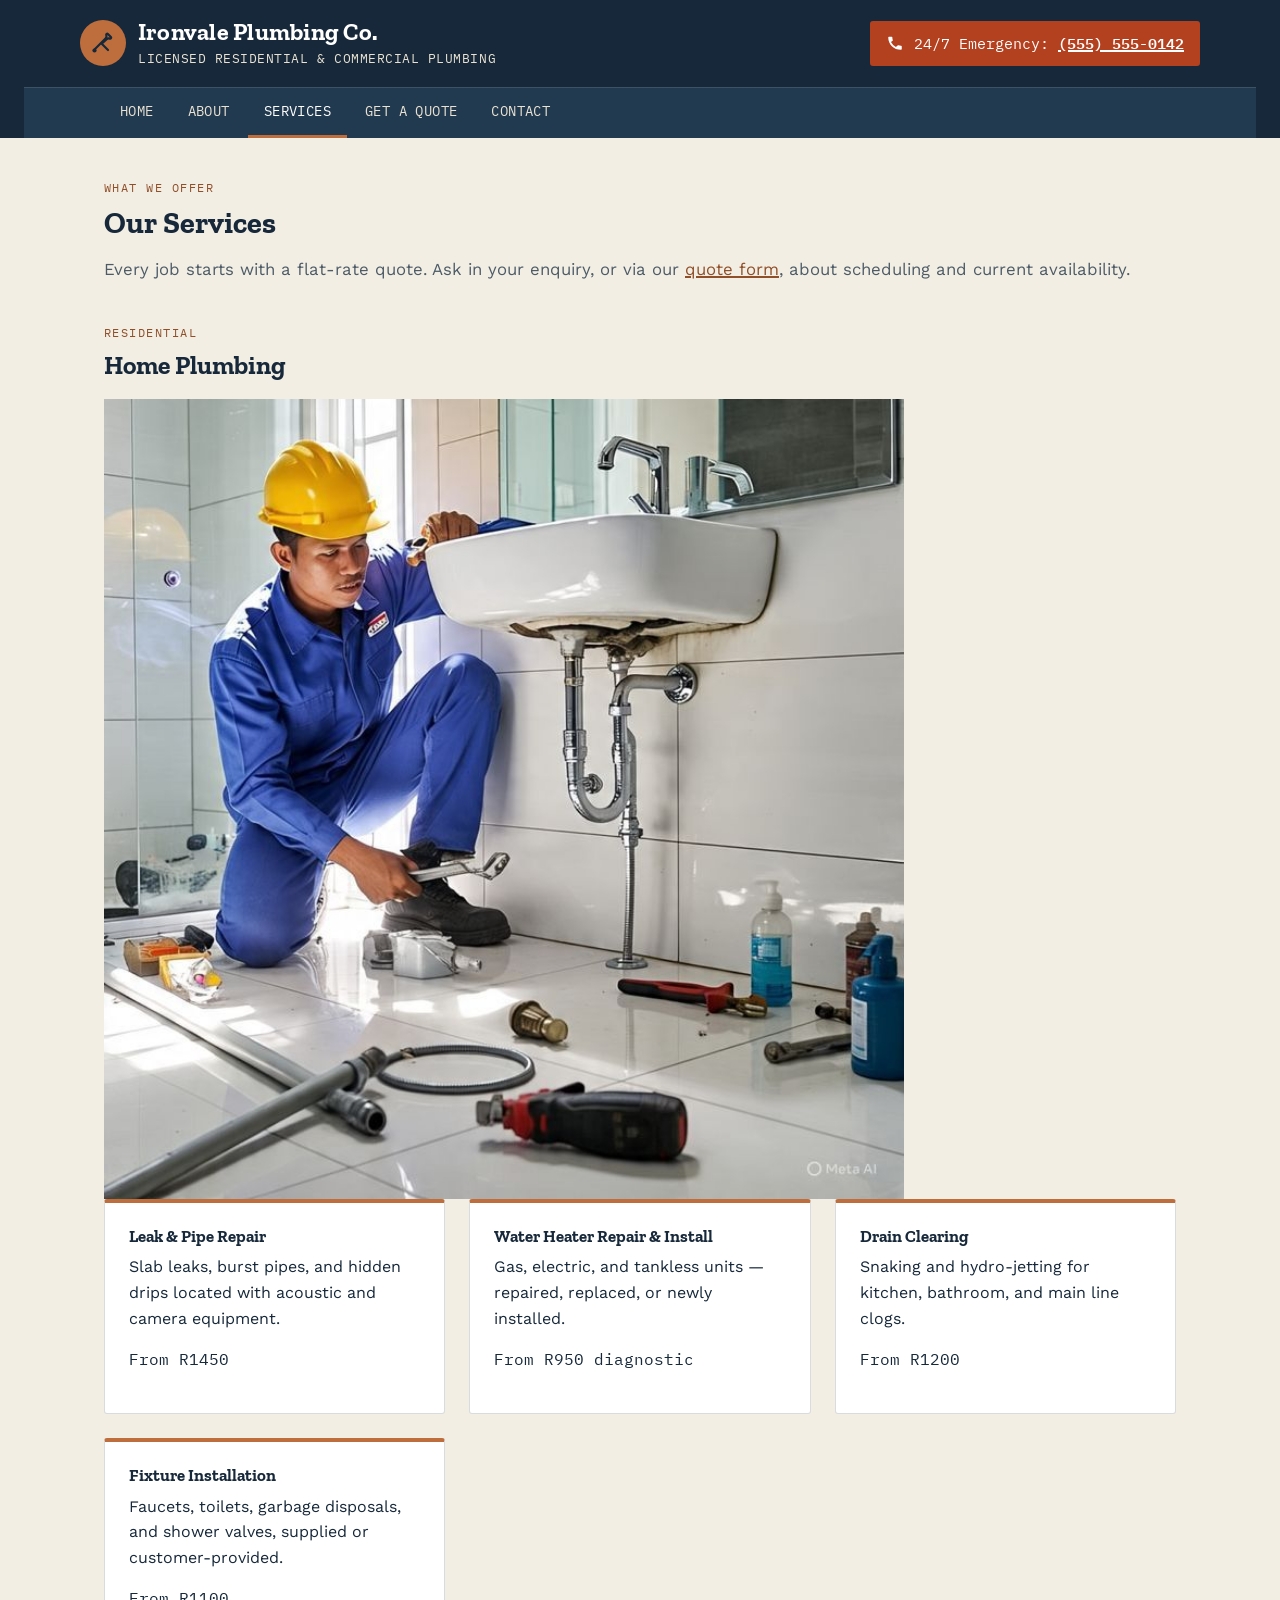
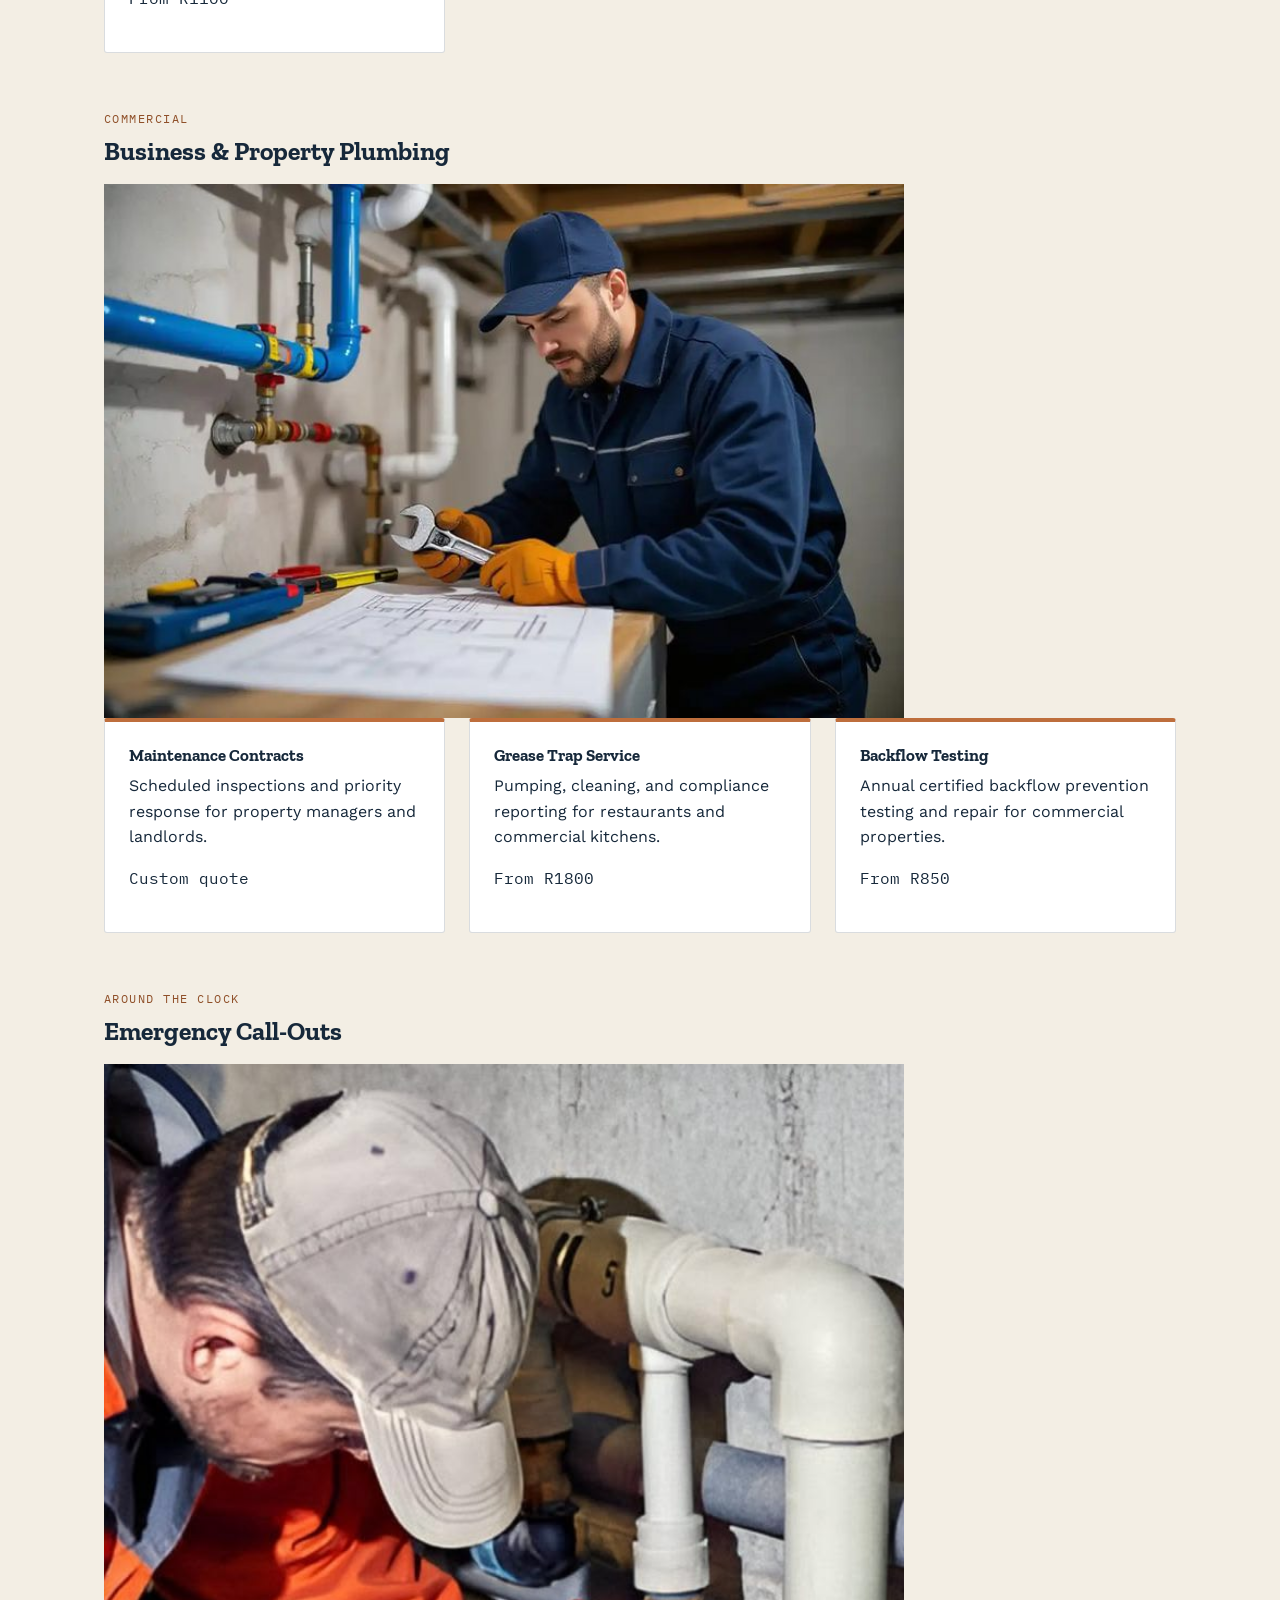
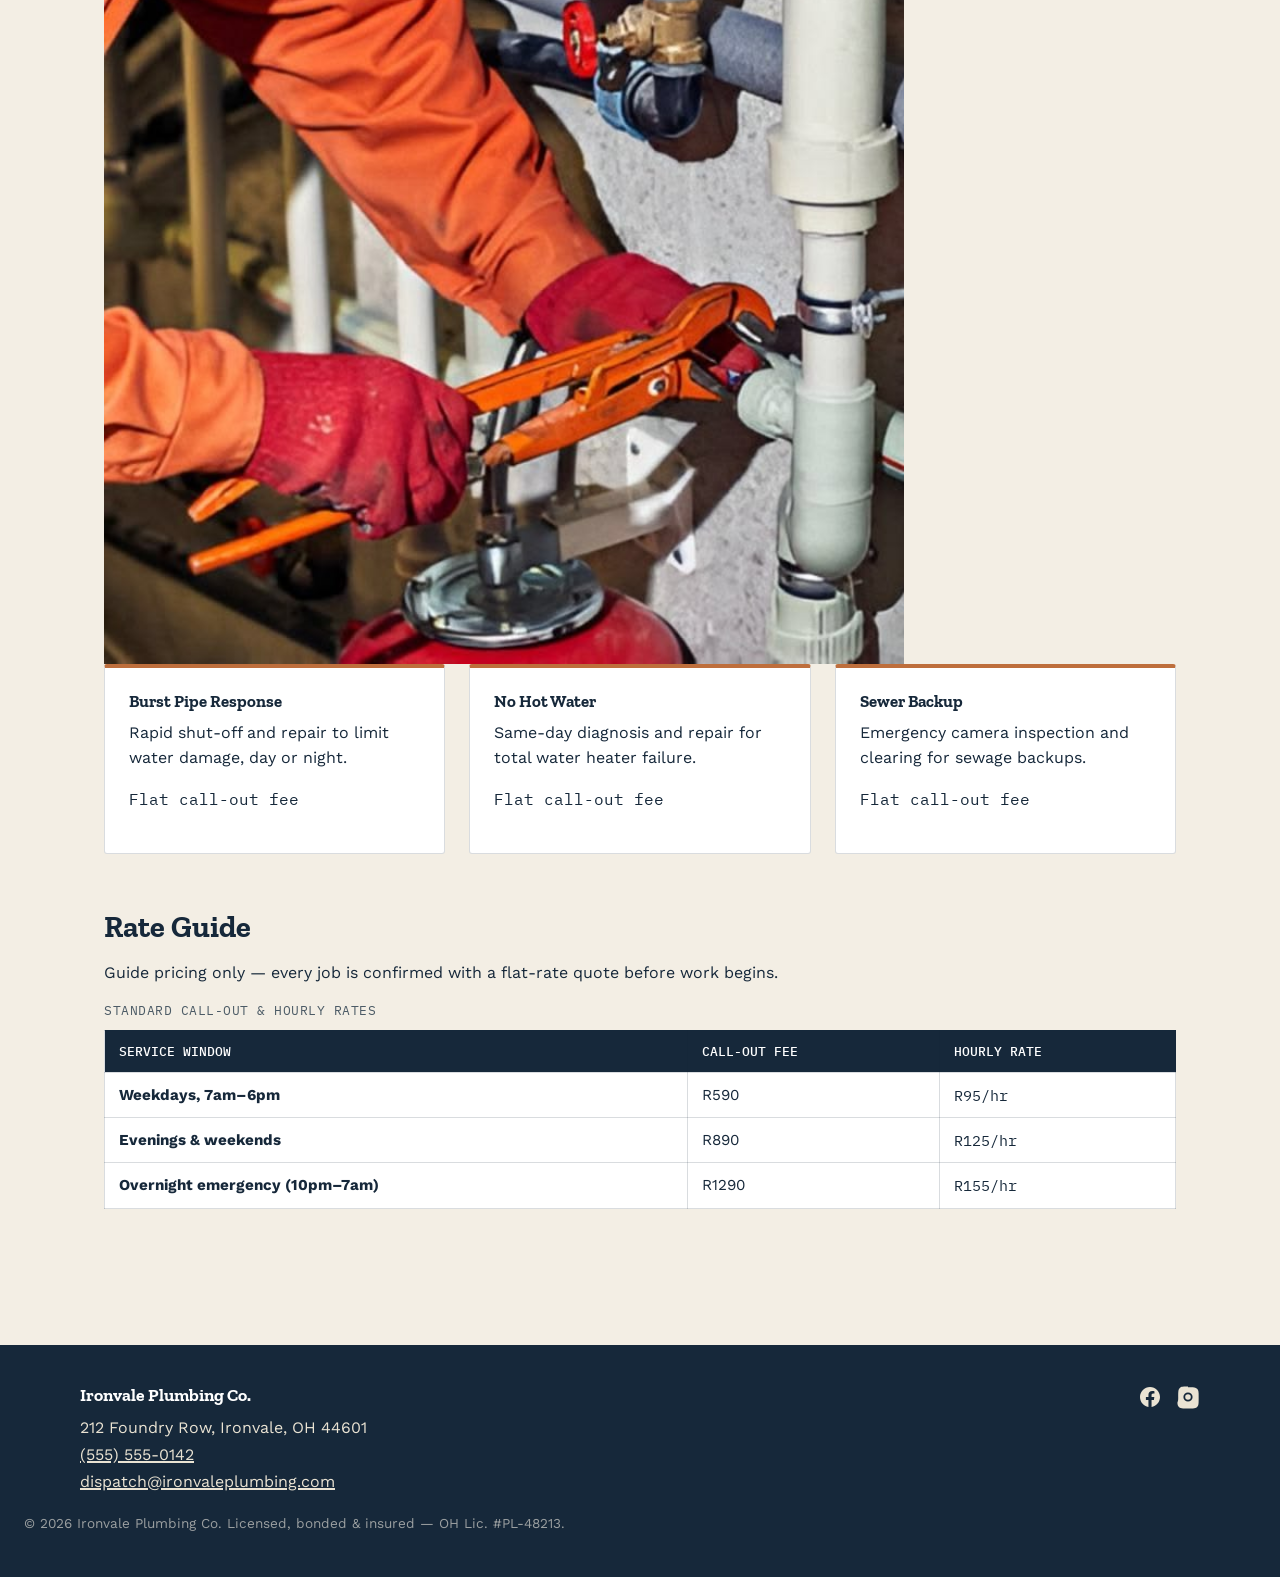
<file: services.html>
<!DOCTYPE html>
<html lang="en">
<head>
    <meta charset="UTF-8">
    <meta name="viewport" content="width=device-width, initial-scale=1.0">
    <title>Ironvale Plumbing Co. | Services</title>
    <meta name="description" content="Full range of residential, commercial, and emergency plumbing services offered by Ironvale Plumbing Co.">
    <link rel="preconnect" href="https://fonts.googleapis.com">
    <link href="https://fonts.googleapis.com/css2?family=Zilla+Slab:wght@500;700&family=Work+Sans:wght@400;500;600&family=IBM+Plex+Mono:wght@400;500&display=swap" rel="stylesheet">
    <link rel="stylesheet" href="css/style.css">
</head>
<body>

    <a class="skip-link" href="#main-content">Skip to main content</a>

    <div class="site-wrapper">

        <header class="site-header">
            <div class="header-inner">
                <div class="brand">
                    <svg class="mark" width="46" height="46" viewBox="0 0 46 46" role="img" aria-label="Ironvale Plumbing Co. logo">
                        <circle cx="23" cy="23" r="23" fill="#BE6E3C"/>
                        <path d="M14 30l7-7m0 0l4.5-4.5a3.2 3.2 0 0 0 .8-3.4 1 1 0 0 1 1.6-1.1l3 3a1 1 0 0 1-1.1 1.6 3.2 3.2 0 0 0-3.4.8L22 23.5m-1-.5l7 7" stroke="#16283A" stroke-width="2.2" fill="none" stroke-linecap="round" stroke-linejoin="round"/>
                        <circle cx="14.5" cy="30.5" r="2.1" fill="#16283A"/>
                    </svg>
                    <div>
                        <h1>Ironvale Plumbing Co.</h1>
                        <p class="tagline">Licensed Residential &amp; Commercial Plumbing</p>
                    </div>
                </div>
                <div class="header-call">
                    <svg width="18" height="18" viewBox="0 0 24 24" fill="currentColor" aria-hidden="true"><path d="M6.62 10.79a15.1 15.1 0 0 0 6.59 6.59l2.2-2.2a1 1 0 0 1 1.02-.24 11.4 11.4 0 0 0 3.58.57 1 1 0 0 1 1 1V20a1 1 0 0 1-1 1C10.4 21 3 13.6 3 4.5a1 1 0 0 1 1-1h3.49a1 1 0 0 1 1 1c0 1.25.2 2.46.57 3.58a1 1 0 0 1-.25 1.02z"/></svg>
                    <span>24/7 Emergency: <a href="tel:+15555550142">(555) 555-0142</a></span>
                </div>
            </div>
            <nav class="primary-nav" aria-label="Primary">
                <ul class="nav-list">
                    <li><a href="index.html">Home</a></li>
                    <li><a href="about.html">About</a></li>
                    <li><a href="services.html" aria-current="page" class="current">Services</a></li>
                    <li><a href="quote.html">Get a Quote</a></li>
                    <li><a href="contact.html">Contact</a></li>
                </ul>
            </nav>
        </header>

        <main id="main-content">

            <p class="eyebrow">What we offer</p>
            <h2>Our Services</h2>
            <p class="lede">Every job starts with a flat-rate quote. Ask in your enquiry, or via our <a href="quote.html">quote form</a>, about scheduling and current availability.</p>

            <article class="category" id="residential" style="margin-top:40px;">
                <header style="margin-bottom:18px;">
                    <p class="eyebrow">Residential</p>
                    <h3 style="font-size:1.6rem;">Home Plumbing</h3>
                </header>
                <img alt="Residential plumbing services" height="500" src="images/services-residential.jpg" width="800"/>
                <div class="service-grid">
                    <article class="card">
                        <h4>Leak &amp; Pipe Repair</h4>
                        <p>Slab leaks, burst pipes, and hidden drips located with acoustic and camera equipment.</p>
                        <p class="mono price">From R1450</p>
                    </article>
                    <article class="card">
                        <h4>Water Heater Repair &amp; Install</h4>
                        <p>Gas, electric, and tankless units &mdash; repaired, replaced, or newly installed.</p>
                        <p class="mono price">From R950 diagnostic</p>
                    </article>
                    <article class="card">
                        <h4>Drain Clearing</h4>
                        <p>Snaking and hydro-jetting for kitchen, bathroom, and main line clogs.</p>
                        <p class="mono price">From R1200</p>
                    </article>
                    <article class="card">
                        <h4>Fixture Installation</h4>
                        <p>Faucets, toilets, garbage disposals, and shower valves, supplied or customer-provided.</p>
                        <p class="mono price">From R1100</p>
                    </article>
                </div>
            </article>

            <article class="category" id="commercial" style="margin-top:56px;">
                <header style="margin-bottom:18px;">
                    <p class="eyebrow">Commercial</p>
                    <h3 style="font-size:1.6rem;">Business &amp; Property Plumbing</h3>
                </header>
                <img alt="Commercial plumbing services" height="500" src="images/services-commercial.jpg" width="800"/>
                <div class="service-grid">
                    <article class="card">
                        <h4>Maintenance Contracts</h4>
                        <p>Scheduled inspections and priority response for property managers and landlords.</p>
                        <p class="mono price">Custom quote</p>
                    </article>
                    <article class="card">
                        <h4>Grease Trap Service</h4>
                        <p>Pumping, cleaning, and compliance reporting for restaurants and commercial kitchens.</p>
                        <p class="mono price">From R1800</p>
                    </article>
                    <article class="card">
                        <h4>Backflow Testing</h4>
                        <p>Annual certified backflow prevention testing and repair for commercial properties.</p>
                        <p class="mono price">From R850</p>
                    </article>
                </div>
            </article>

            <article class="category" id="emergency" style="margin-top:56px;">
                <header style="margin-bottom:18px;">
                    <p class="eyebrow">Around the clock</p>
                    <h3 style="font-size:1.6rem;">Emergency Call-Outs</h3>
                </header>
                <img alt="Emergency plumbing services" height="500" src="images/services-emergency-placeholder.jpg" width="800"/>
                <div class="service-grid">
                    <article class="card">
                        <h4>Burst Pipe Response</h4>
                        <p>Rapid shut-off and repair to limit water damage, day or night.</p>
                        <p class="mono price">Flat call-out fee</p>
                    </article>
                    <article class="card">
                        <h4>No Hot Water</h4>
                        <p>Same-day diagnosis and repair for total water heater failure.</p>
                        <p class="mono price">Flat call-out fee</p>
                    </article>
                    <article class="card">
                        <h4>Sewer Backup</h4>
                        <p>Emergency camera inspection and clearing for sewage backups.</p>
                        <p class="mono price">Flat call-out fee</p>
                    </article>
                </div>
            </article>

            <section class="pricing" aria-labelledby="pricing-heading" style="margin-top:56px;">
                <h2 id="pricing-heading">Rate Guide</h2>
                <p>Guide pricing only &mdash; every job is confirmed with a flat-rate quote before work begins.</p>
                <table>
                    <caption>Standard call-out &amp; hourly rates</caption>
                    <thead>
                        <tr>
                            <th scope="col">Service window</th>
                            <th scope="col">Call-out fee</th>
                            <th scope="col" class="price">Hourly rate</th>
                        </tr>
                    </thead>
                    <tbody>
                        <tr><th scope="row">Weekdays, 7am&ndash;6pm</th><td>R590</td><td class="price">R95/hr</td></tr>
                        <tr><th scope="row">Evenings &amp; weekends</th><td>R890</td><td class="price">R125/hr</td></tr>
                        <tr><th scope="row">Overnight emergency (10pm&ndash;7am)</th><td>R1290</td><td class="price">R155/hr</td></tr>
                    </tbody>
                </table>
            </section>

        </main>

        <footer class="site-footer">
            <div class="footer-inner">
                <div>
                    <h3 style="color:#fff;font-size:1.1rem;">Ironvale Plumbing Co.</h3>
                    <address>
                        212 Foundry Row, Ironvale, OH 44601<br>
                        <a href="tel:+15555550142">(555) 555-0142</a><br>
                        <a href="mailto:dispatch@ironvaleplumbing.com">dispatch@ironvaleplumbing.com</a>
                    </address>
                </div>
                <nav class="social-nav" aria-label="Social media">
                    <ul class="social-icons">
                        <li>
                            <a href="https://www.facebook.com/IronvalePlumbing" target="_blank" rel="noopener noreferrer" aria-label="Ironvale Plumbing Co. on Facebook">
                                <svg xmlns="http://www.w3.org/2000/svg" viewBox="0 0 24 24" width="24" height="24" fill="currentColor" role="img"><title>Facebook</title><path d="M22 12.06C22 6.505 17.523 2 12 2S2 6.505 2 12.06c0 5.02 3.657 9.184 8.438 9.94v-7.03H7.898v-2.91h2.54V9.845c0-2.507 1.492-3.89 3.777-3.89 1.094 0 2.238.195 2.238.195v2.459h-1.26c-1.243 0-1.63.771-1.63 1.562v1.875h2.773l-.443 2.91h-2.33V22c4.78-.756 8.437-4.92 8.437-9.94z"/></svg>
                            </a>
                        </li>
                        <li>
                            <a href="https://www.instagram.com/ironvaleplumbing" target="_blank" rel="noopener noreferrer" aria-label="Ironvale Plumbing Co. on Instagram">
                                <svg xmlns="http://www.w3.org/2000/svg" viewBox="0 0 24 24" width="24" height="24" fill="currentColor" role="img"><title>Instagram</title><path d="M12 2.2c3.2 0 3.58.01 4.85.07 1.17.05 1.97.24 2.43.4a4.9 4.9 0 0 1 1.77 1.15 4.9 4.9 0 0 1 1.15 1.77c.16.46.35 1.26.4 2.43.06 1.27.07 1.65.07 4.85s-.01 3.58-.07 4.85c-.05 1.17-.24 1.97-.4 2.43a4.9 4.9 0 0 1-1.15 1.77 4.9 4.9 0 0 1-1.77 1.15c-.46.16-1.26.35-2.43.4-1.27.06-1.65.07-4.85.07s-3.58-.01-4.85-.07c-1.17-.05-1.97-.24-2.43-.4a4.9 4.9 0 0 1-1.77-1.15 4.9 4.9 0 0 1-1.15-1.77c-.16-.46-.35-1.26-.4-2.43C2.21 15.58 2.2 15.2 2.2 12s.01-3.58.07-4.85c.05-1.17.24-1.97.4-2.43A4.9 4.9 0 0 1 3.82 3 4.9 4.9 0 0 1 5.59 1.85c.46-.16 1.26-.35 2.43-.4C9.29 1.4 9.67 1.39 12 1.39zM12 7.4a4.6 4.6 0 1 0 0 9.2 4.6 4.6 0 0 0 0-9.2zm0 1.8a2.8 2.8 0 1 1 0 5.6 2.8 2.8 0 0 1 0-5.6zm4.85-2a1.08 1.08 0 1 1 0 2.16 1.08 1.08 0 0 1 0-2.16z"/></svg>
                            </a>
                        </li>
                    </ul>
                </nav>
            </div>
            <p class="copyright">&copy; 2026 Ironvale Plumbing Co. Licensed, bonded &amp; insured &mdash; OH Lic. #PL-48213.</p>
        </footer>

    </div>

</body>
</html>
</file>
<file: css/style.css>
/* ============================================================
   Ironvale Plumbing Co. — stylesheet
   Palette:  ink #16283A · copper #BE6E3C · paper #F3EEE4
             paper-2 #EAE3D3 · steel #4C5B66 · alert #B3411F
   Type:     Zilla Slab (display) / Work Sans (body) / IBM Plex Mono (utility)
   ============================================================ */

:root {
  --ink: #16283A;
  --ink-soft: #223A50;
  --copper: #BE6E3C;
  --copper-dark: #8F4F28;
  --paper: #F3EEE4;
  --paper-2: #EAE3D3;
  --steel: #4C5B66;
  --alert: #B3411F;
  --white: #FFFFFF;
  --line: rgba(22, 40, 58, 0.16);
  --radius: 3px;
  --max: 70rem; /* 1120px */

  /* Typography scale (rem, relative to 1rem = 16px root) */
  --fs-body: 1rem;
  --fs-small: 0.85rem;
  --fs-lede: 1.1rem;
  --fs-h4: 1.05rem;
  --fs-h3: 1.3rem;
  --fs-h2: 1.9rem;
  --fs-h2-hero: clamp(1.9rem, 1.4rem + 2vw, 2.4rem);
  --fs-h1: 2.6rem;

  /* Spacing scale (rem) */
  --space-1: 0.4rem;
  --space-2: 0.6rem;
  --space-3: 0.9rem;
  --space-4: 1.25rem;
  --space-5: 1.5rem;
  --space-6: 2rem;
  --space-7: 2.5rem;
  --space-8: 3.5rem;
  --space-9: 4.5rem;
}

/* ---------- Reset ---------- */
*, *::before, *::after { box-sizing: border-box; }
* { margin: 0; padding: 0; }
html { scroll-behavior: smooth; font-size: 100%; }
body { min-height: 100vh; line-height: 1.6; text-rendering: optimizeSpeed; }
img, svg, picture { display: block; max-width: 100%; height: auto; }
input, button, textarea, select { font: inherit; color: inherit; }
ul, ol { list-style: none; }
table { border-collapse: collapse; }

@media (prefers-reduced-motion: reduce) {
  *, *::before, *::after {
    animation-duration: 0.01ms !important;
    animation-iteration-count: 1 !important;
    transition-duration: 0.01ms !important;
    scroll-behavior: auto !important;
  }
}

body {
  background: var(--paper);
  color: var(--ink);
  font-family: "Work Sans", system-ui, sans-serif;
  font-size: var(--fs-body);
  line-height: 1.6;
}

h1, h2, h3, h4 {
  font-family: "Zilla Slab", Georgia, serif;
  font-weight: 700;
  color: var(--ink);
  line-height: 1.15;
  margin: 0 0 0.5em;
}

h2 { font-size: var(--fs-h2); }
h3 { font-size: var(--fs-h3); }
h4 { font-size: var(--fs-h4); }

p { margin: 0 0 1em; }

a { color: var(--copper-dark); text-decoration-thickness: 1.5px; }
a:hover { color: var(--alert); }
a:focus-visible { outline: 2px solid var(--copper); outline-offset: 2px; }

.mono {
  font-family: "IBM Plex Mono", ui-monospace, monospace;
}

.skip-link {
  position: absolute;
  left: -999px;
  top: auto;
  background: var(--ink);
  color: var(--white);
  padding: 10px 18px;
  z-index: 100;
}
.skip-link:focus {
  position: fixed;
  left: 16px;
  top: 16px;
}

.site-wrapper { overflow-x: hidden; }

/* ---------- Header & nav ---------- */
.site-header {
  background: var(--ink);
  color: var(--paper);
  padding: 18px 24px 0;
}

.header-inner {
  max-width: var(--max);
  margin: 0 auto;
  display: flex;
  align-items: center;
  justify-content: space-between;
  flex-wrap: wrap;
  gap: 16px;
  padding-bottom: 18px;
}

.brand {
  display: flex;
  align-items: center;
  gap: 12px;
}

.brand .mark { flex-shrink: 0; }

.brand h1 {
  color: var(--white);
  font-size: 1.5rem;
  margin: 0;
  letter-spacing: 0.01em;
}

.brand .tagline {
  color: var(--paper-2);
  font-size: 0.82rem;
  margin: 2px 0 0;
  font-family: "IBM Plex Mono", monospace;
  letter-spacing: 0.04em;
  text-transform: uppercase;
}

.header-call {
  display: flex;
  align-items: center;
  gap: 10px;
  background: var(--alert);
  color: var(--white);
  padding: 10px 16px;
  border-radius: var(--radius);
  font-family: "IBM Plex Mono", monospace;
  font-size: 0.95rem;
  white-space: nowrap;
}
.header-call a { color: var(--white); font-weight: 600; }

.primary-nav {
  background: var(--ink-soft);
  border-top: 1px solid rgba(255,255,255,0.12);
}

.nav-list {
  max-width: var(--max);
  margin: 0 auto;
  list-style: none;
  display: flex;
  flex-wrap: wrap;
  gap: 2px;
  padding: 0 24px;
}

.nav-list a {
  display: inline-block;
  padding: 13px 16px;
  color: var(--paper-2);
  text-decoration: none;
  font-family: "IBM Plex Mono", monospace;
  font-size: 0.85rem;
  letter-spacing: 0.03em;
  text-transform: uppercase;
  border-bottom: 3px solid transparent;
}

.nav-list a:hover { color: var(--white); }
.nav-list a:focus-visible {
  outline: 2px solid var(--copper);
  outline-offset: -2px;
  color: var(--white);
}
.nav-list a:active { background: rgba(255,255,255,0.08); }

.nav-list a.current {
  color: var(--white);
  border-bottom-color: var(--copper);
}

/* ---------- Main layout ---------- */
main {
  max-width: var(--max);
  margin: 0 auto;
  padding: var(--space-7) var(--space-5) var(--space-8);
}

section { margin-bottom: var(--space-8); }
section:last-child { margin-bottom: 0; }

.eyebrow {
  font-family: "IBM Plex Mono", monospace;
  font-size: 0.78rem;
  letter-spacing: 0.12em;
  text-transform: uppercase;
  color: var(--copper-dark);
  margin: 0 0 8px;
}

/* ---------- Hero: work-order ticket ---------- */
.hero {
  display: grid;
  grid-template-columns: 1.1fr 0.9fr;
  gap: var(--space-6);
  align-items: start;
  margin-bottom: var(--space-9);
}

.hero-copy h2 { font-size: var(--fs-h2-hero); margin-bottom: 0.4em; }
.hero-copy p.lede { font-size: var(--fs-lede); color: var(--steel); }

.hero-actions {
  display: flex;
  gap: var(--space-4);
  flex-wrap: wrap;
  margin-top: var(--space-5);
}

.btn {
  display: inline-block;
  font-family: "IBM Plex Mono", monospace;
  font-size: 0.88rem;
  letter-spacing: 0.03em;
  text-transform: uppercase;
  text-decoration: none;
  padding: var(--space-3) var(--space-5);
  border-radius: var(--radius);
  border: 2px solid transparent;
  cursor: pointer;
  transition: background-color 0.15s ease, transform 0.1s ease;
}
.btn:focus-visible { outline: 2px solid var(--ink); outline-offset: 2px; }
.btn:active { transform: translateY(1px); }

.btn-primary { background: var(--copper); color: var(--white); }
.btn-primary:hover { background: var(--copper-dark); color: var(--white); }

.btn-alert { background: var(--alert); color: var(--white); }
.btn-alert:hover { background: #8f3117; color: var(--white); }
.btn-alert:focus-visible { outline-color: var(--alert); }

.btn-outline { background: transparent; border-color: var(--ink); color: var(--ink); }
.btn-outline:hover { background: var(--ink); color: var(--white); }

/* The ticket itself */
.ticket {
  background: var(--white);
  border: 1.5px solid var(--ink);
  border-radius: var(--radius);
  padding: 26px 26px 22px;
  position: relative;
  box-shadow: 6px 6px 0 var(--copper);
}

.ticket::before {
  content: "";
  position: absolute;
  top: 34%;
  left: -8px;
  right: -8px;
  border-top: 2px dashed var(--line);
}

.ticket-head {
  display: flex;
  justify-content: space-between;
  align-items: baseline;
  padding-bottom: 14px;
  margin-bottom: 22px;
}

.ticket-head .ticket-no {
  font-family: "IBM Plex Mono", monospace;
  font-size: 0.85rem;
  color: var(--steel);
}

.ticket-head .ticket-title {
  font-family: "Zilla Slab", serif;
  font-weight: 700;
  font-size: 1.1rem;
  letter-spacing: 0.04em;
  text-transform: uppercase;
}

.ticket dl {
  display: grid;
  grid-template-columns: auto 1fr;
  gap: 8px 16px;
  margin: 0 0 18px;
  font-size: 0.95rem;
}

.ticket dt {
  font-family: "IBM Plex Mono", monospace;
  font-size: 0.78rem;
  text-transform: uppercase;
  color: var(--steel);
  letter-spacing: 0.04em;
}

.ticket dd { margin: 0; font-weight: 600; }

.ticket-badges {
  display: flex;
  flex-wrap: wrap;
  gap: 8px;
}

.badge {
  font-family: "IBM Plex Mono", monospace;
  font-size: 0.72rem;
  letter-spacing: 0.04em;
  text-transform: uppercase;
  padding: 6px 10px;
  border: 1.5px solid var(--ink);
  border-radius: 999px;
}
.badge.copper { border-color: var(--copper); color: var(--copper-dark); }
.badge.alert { border-color: var(--alert); color: var(--alert); }

/* ---------- Card rows / grids ---------- */
.card-row, .service-grid, .team {
  display: grid;
  grid-template-columns: repeat(3, 1fr);
  gap: 24px;
}

.card {
  background: var(--white);
  border: 1px solid var(--line);
  border-top: 4px solid var(--copper);
  border-radius: var(--radius);
  padding: var(--space-5);
  transition: box-shadow 0.15s ease, transform 0.15s ease;
}

.card:hover, .card:focus-within {
  box-shadow: 0 6px 16px rgba(22, 40, 58, 0.12);
  transform: translateY(-2px);
}

.card h3 { font-size: 1.15rem; }

.card .icon {
  width: 40px;
  height: 40px;
  margin-bottom: 14px;
  color: var(--copper-dark);
}

/* ---------- Numbered process ---------- */
.process {
  counter-reset: step;
  list-style: none;
  padding: 0;
  display: grid;
  grid-template-columns: repeat(4, 1fr);
  gap: 20px;
}

.process li {
  counter-increment: step;
  position: relative;
  padding-top: 8px;
  border-top: 1px solid var(--line);
}

.process li::before {
  content: counter(step, decimal-leading-zero);
  font-family: "IBM Plex Mono", monospace;
  color: var(--copper);
  font-size: 0.85rem;
  display: block;
  margin-bottom: 6px;
}

/* ---------- CTA band ---------- */
.cta-band {
  background: var(--ink);
  color: var(--paper);
  border-radius: var(--radius);
  padding: 40px;
  text-align: left;
  display: flex;
  justify-content: space-between;
  align-items: center;
  flex-wrap: wrap;
  gap: 20px;
}
.cta-band h2 { color: var(--white); margin-bottom: 6px; font-size: 1.7rem; }
.cta-band p { color: var(--paper-2); margin: 0; }

/* ---------- Team / values ---------- */
.team article, .card { text-align: left; }

.team figure {
  margin: 0 0 12px;
  width: 84px;
  height: 84px;
  border-radius: 50%;
  background: var(--paper-2);
  border: 2px solid var(--copper);
  display: flex;
  align-items: center;
  justify-content: center;
  font-family: "Zilla Slab", serif;
  font-weight: 700;
  font-size: 1.6rem;
  color: var(--copper-dark);
}

dl.pair {
  display: grid;
  grid-template-columns: 140px 1fr;
  gap: 14px 20px;
  background: var(--white);
  border: 1px solid var(--line);
  border-radius: var(--radius);
  padding: 24px;
}
dl.pair dt {
  font-family: "IBM Plex Mono", monospace;
  font-size: 0.8rem;
  text-transform: uppercase;
  color: var(--copper-dark);
  letter-spacing: 0.04em;
}
dl.pair dd { margin: 0 0 6px; }

/* ---------- Tables ---------- */
table {
  width: 100%;
  border-collapse: collapse;
  background: var(--white);
  font-size: 0.95rem;
}
caption {
  text-align: left;
  font-family: "IBM Plex Mono", monospace;
  font-size: 0.8rem;
  text-transform: uppercase;
  letter-spacing: 0.04em;
  color: var(--steel);
  padding-bottom: 8px;
}
th, td {
  border: 1px solid var(--line);
  padding: 10px 14px;
  text-align: left;
}
thead th {
  background: var(--ink);
  color: var(--white);
  font-family: "IBM Plex Mono", monospace;
  font-weight: 500;
  font-size: 0.82rem;
  text-transform: uppercase;
}
td.price, th.price { font-family: "IBM Plex Mono", monospace; }

/* ---------- Details / accordion ---------- */
details {
  background: var(--white);
  border: 1px solid var(--line);
  border-radius: var(--radius);
  padding: 14px 18px;
  margin-bottom: 10px;
}
summary {
  cursor: pointer;
  font-weight: 600;
  font-family: "Zilla Slab", serif;
  font-size: 1.05rem;
  transition: color 0.15s ease;
}
summary:hover { color: var(--copper-dark); }
summary:focus-visible { outline: 2px solid var(--copper); outline-offset: 3px; }
details p { margin: 10px 0 0; color: var(--steel); }

/* ---------- Forms ---------- */
form { max-width: 640px; }
.form-row { margin-bottom: 18px; }
.form-row.two-up { display: grid; grid-template-columns: 1fr 1fr; gap: 18px; }

label {
  display: block;
  font-family: "IBM Plex Mono", monospace;
  font-size: 0.78rem;
  text-transform: uppercase;
  letter-spacing: 0.04em;
  color: var(--steel);
  margin-bottom: 6px;
}

input, select, textarea {
  width: 100%;
  padding: 11px 12px;
  border: 1.5px solid var(--line);
  border-radius: var(--radius);
  font-family: "Work Sans", sans-serif;
  font-size: 1rem;
  background: var(--white);
  color: var(--ink);
}
input:focus, select:focus, textarea:focus {
  outline: 2px solid var(--copper);
  outline-offset: 1px;
  border-color: var(--copper);
}

button[type="submit"] {
  font-family: "IBM Plex Mono", monospace;
  text-transform: uppercase;
  letter-spacing: 0.03em;
  font-size: 0.9rem;
  background: var(--copper);
  color: var(--white);
  border: none;
  padding: var(--space-3) var(--space-6);
  border-radius: var(--radius);
  cursor: pointer;
  transition: background-color 0.15s ease, transform 0.1s ease;
}
button[type="submit"]:hover { background: var(--copper-dark); }
button[type="submit"]:focus-visible { outline: 2px solid var(--ink); outline-offset: 2px; }
button[type="submit"]:active { transform: translateY(1px); }

/* ---------- Locations / gallery ---------- */
.locations-grid, .gallery-grid {
  display: grid;
  grid-template-columns: repeat(2, 1fr);
  gap: 24px;
}

.location-card {
  background: var(--white);
  border: 1px solid var(--line);
  border-radius: var(--radius);
  padding: 22px;
}
.location-card iframe { width: 100%; aspect-ratio: 16 / 10; border: 0; border-radius: var(--radius); margin-top: 12px; }

/* Tables scroll horizontally on narrow viewports rather than break their grid */
.table-scroll { width: 100%; overflow-x: auto; -webkit-overflow-scrolling: touch; }

.swatch {
  height: 140px;
  border-radius: var(--radius);
  background: repeating-linear-gradient(135deg, var(--paper-2), var(--paper-2) 12px, var(--paper) 12px, var(--paper) 24px);
  border: 1px solid var(--line);
  display: flex;
  align-items: center;
  justify-content: center;
  font-family: "IBM Plex Mono", monospace;
  color: var(--steel);
  font-size: 0.85rem;
  text-transform: uppercase;
  letter-spacing: 0.05em;
}

/* ---------- Footer ---------- */
.site-footer {
  background: var(--ink);
  color: var(--paper-2);
  padding: 40px 24px 28px;
  margin-top: 80px;
}
.footer-inner {
  max-width: var(--max);
  margin: 0 auto;
  display: flex;
  justify-content: space-between;
  flex-wrap: wrap;
  gap: 24px;
  align-items: flex-start;
}
.site-footer address { font-style: normal; line-height: 1.7; }
.site-footer a { color: var(--paper-2); }
.site-footer a:hover { color: var(--white); }
.copyright { font-size: 0.85rem; color: rgba(243,238,228,0.6); margin-top: 18px; }

.social-icons {
  display: flex;
  gap: 14px;
  list-style: none;
  padding: 0;
  margin: 0;
}
.social-icons a { display: inline-flex; }

/* ---------- Utility ---------- */
.lede { color: var(--steel); font-size: 1.05rem; }

/* Plain content lists (values, service-area) keep visible bullets after reset */
main ul:not([class]) {
  list-style: disc;
  padding-left: 1.4rem;
  margin: 0 0 var(--space-5);
}
main ul:not([class]) li { margin-bottom: var(--space-2); }

/* ---------- Responsive ----------
   Breakpoints are set in em (1em = 16px browser default) so they scale
   with the user's own font-size/zoom setting, not just physical pixels.
   Desktop:      > 55em (≈ 880px) — default styles above
   Tablet:       35em – 55em (≈ 560px – 880px)
   Mobile:       < 35em (≈ 560px)
*/
@media (max-width: 55em) {
  .hero { grid-template-columns: 1fr; }
  .card-row, .service-grid, .team { grid-template-columns: 1fr 1fr; }
  .process { grid-template-columns: 1fr 1fr; }
  .locations-grid, .gallery-grid { grid-template-columns: 1fr; }
  .cta-band { flex-direction: column; align-items: flex-start; }
}

@media (max-width: 35em) {
  .card-row, .service-grid, .team, .process { grid-template-columns: 1fr; }
  .form-row.two-up { grid-template-columns: 1fr; }
  h2 { font-size: 1.6rem; }
  .hero-copy h2 { font-size: 2rem; }
  .header-inner { flex-direction: column; align-items: flex-start; }
  main { padding: var(--space-6) var(--space-4) var(--space-7); }
  .ticket { box-shadow: 4px 4px 0 var(--copper); }
  table { display: block; overflow-x: auto; white-space: nowrap; }
}
</file>
